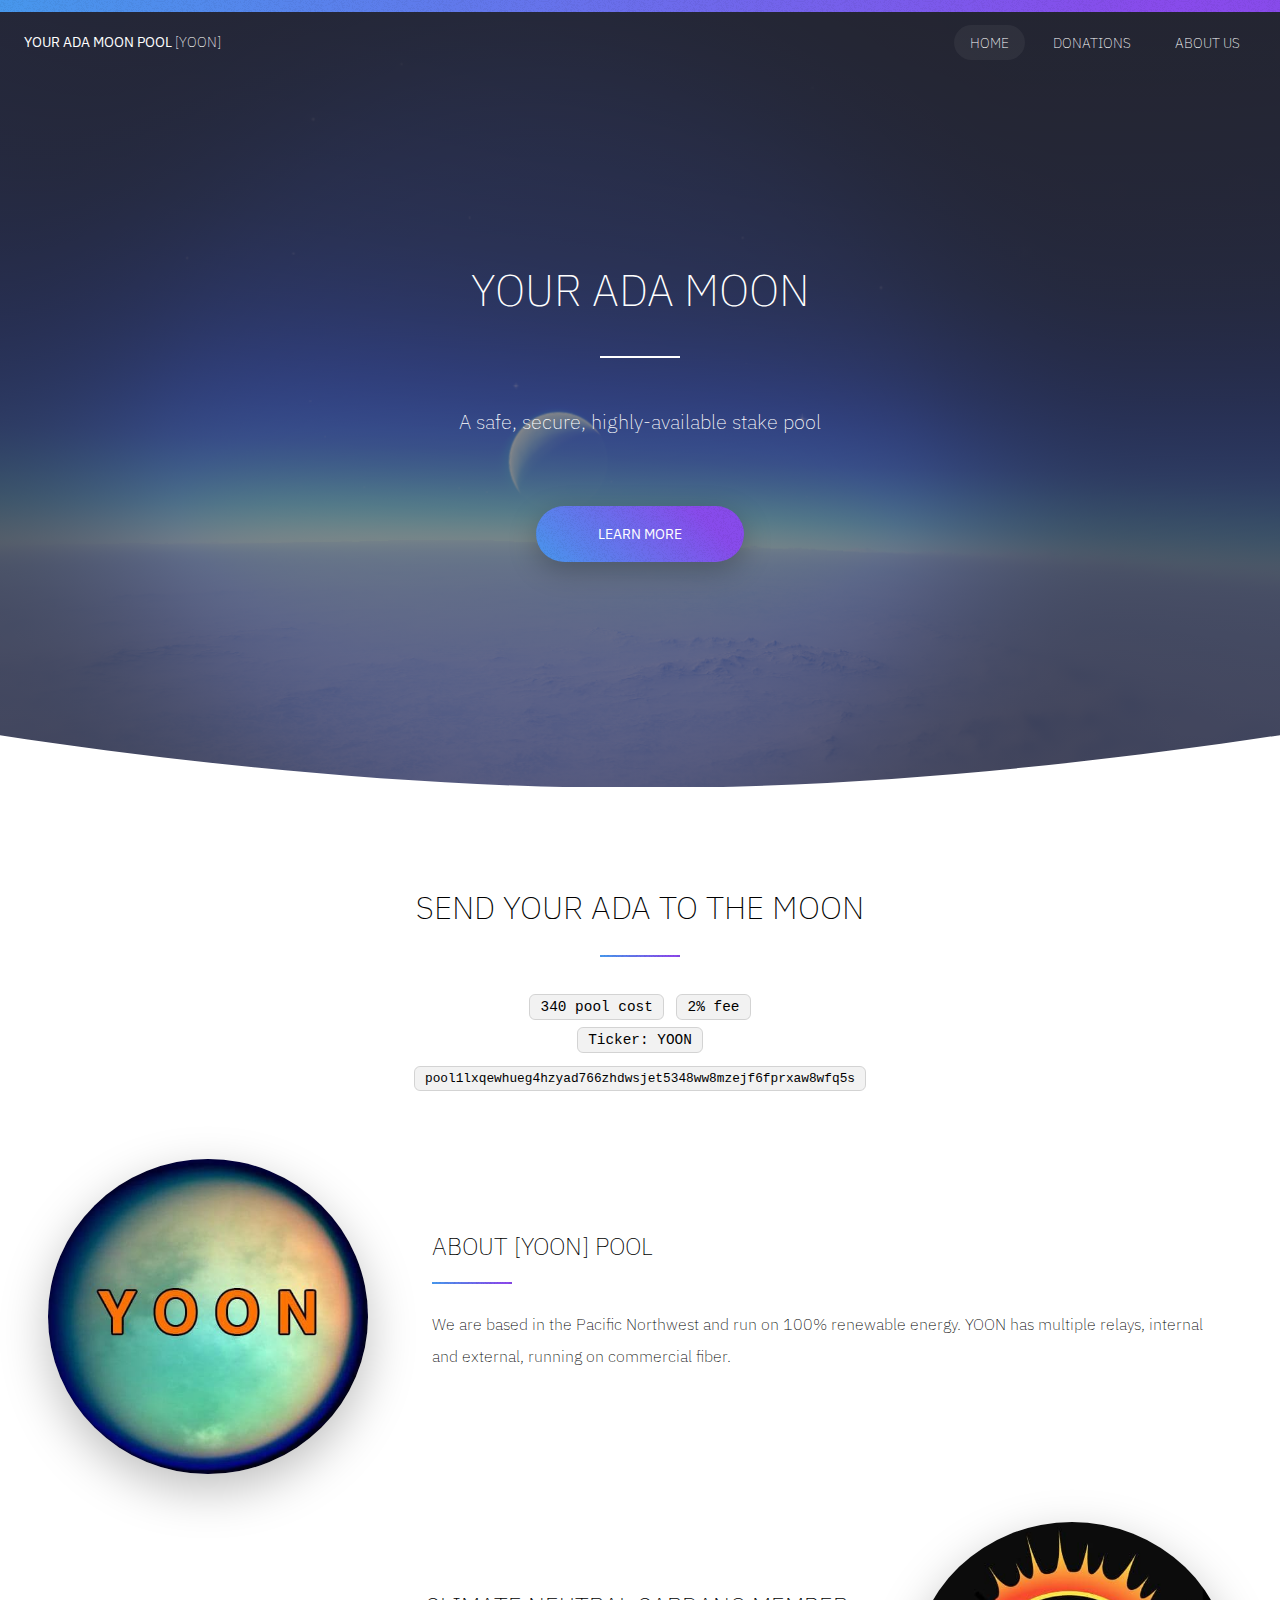
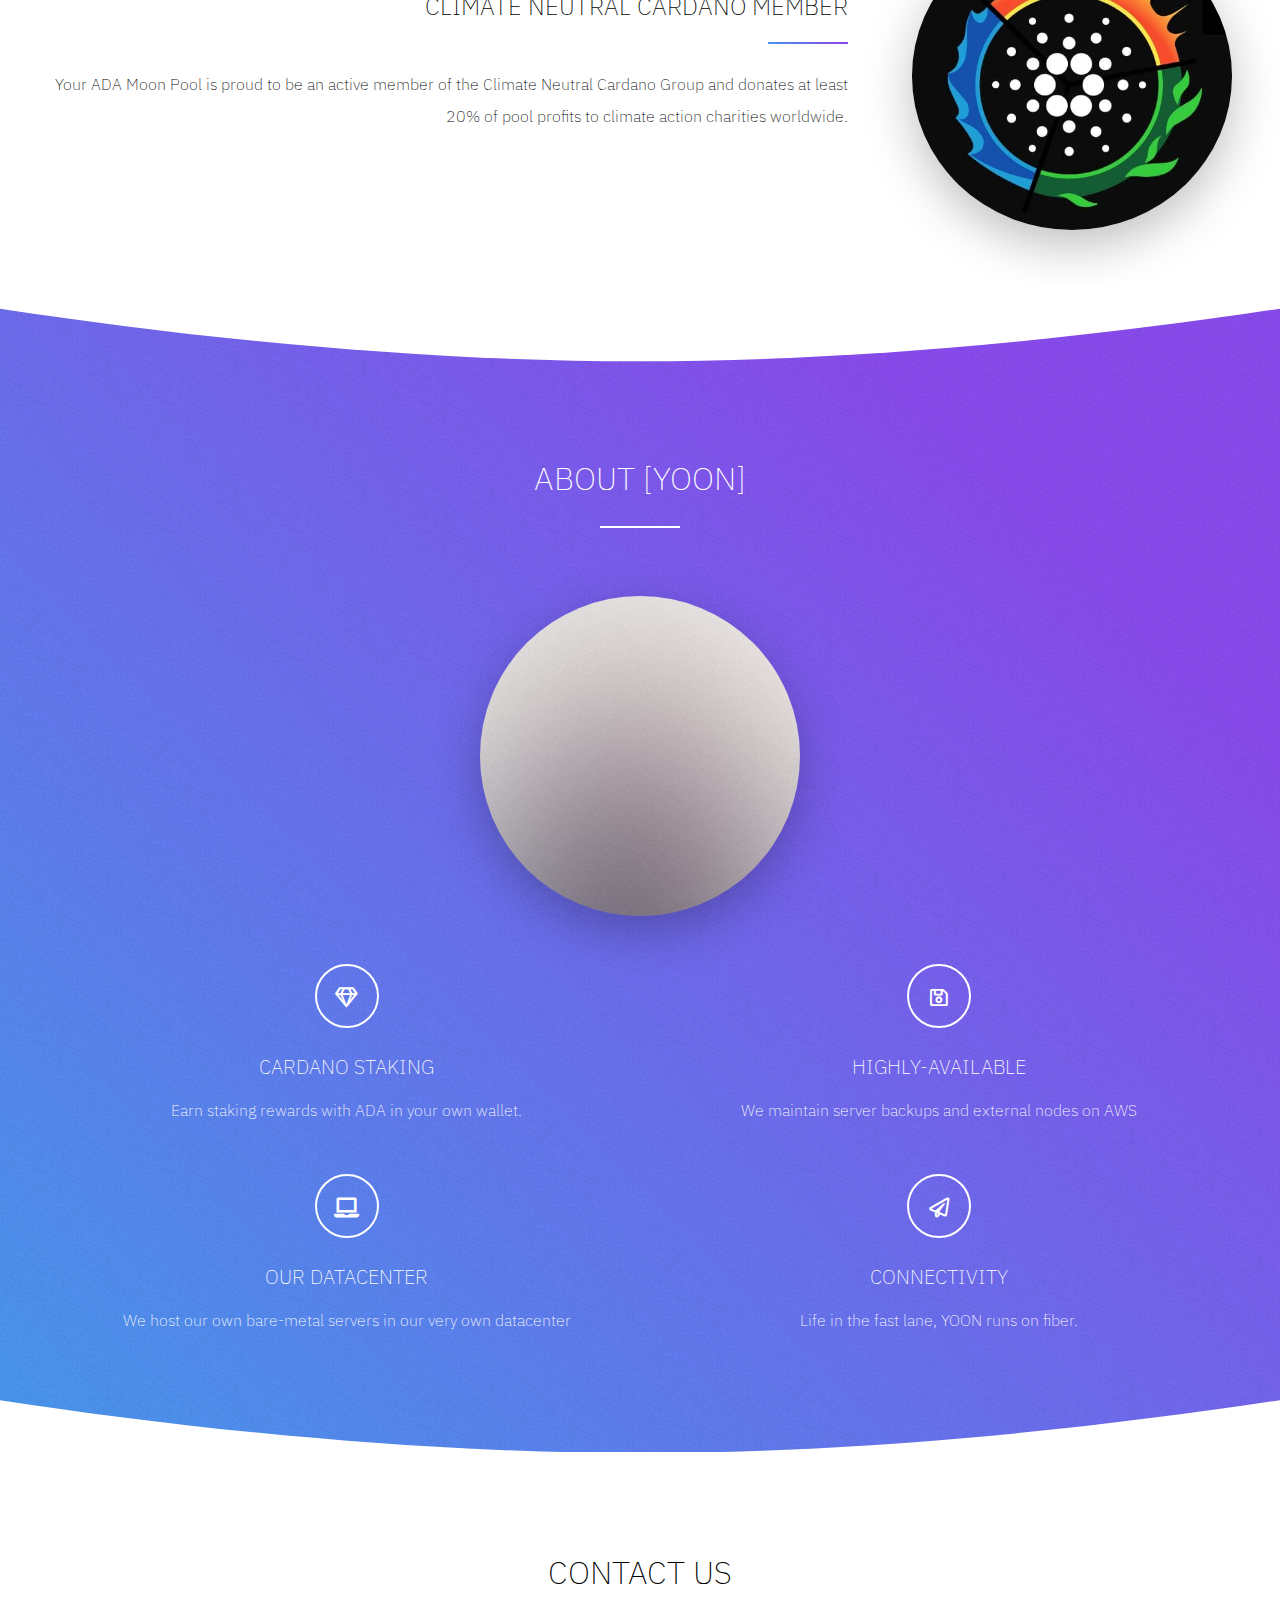
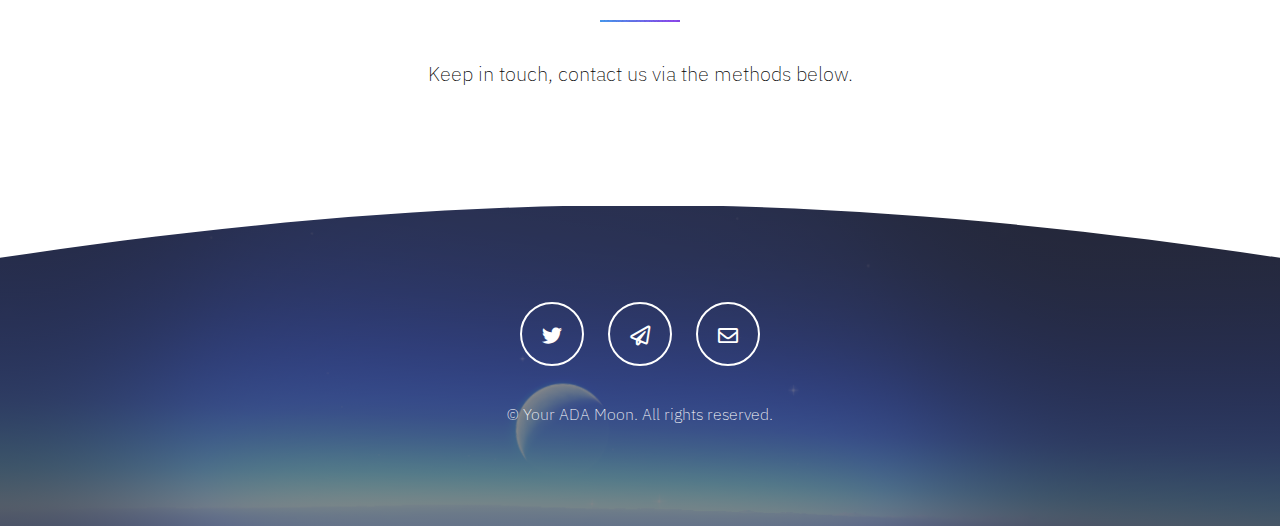
<file: index.html>
<!DOCTYPE HTML>
<!--
	Hyperbolic by Pixelarity
	pixelarity.com | hello@pixelarity.com
	License: pixelarity.com/license
-->
<html>
	<head>
		<title>YOON</title>
		<link rel="shortcut icon" type="image/jpg" href="images/favicon.png"/>
		<meta charset="utf-8" />
		<meta name="viewport" content="width=device-width, initial-scale=1, user-scalable=no" />
		<meta name="description" content="" />
		<meta name="keywords" content="" />
		<link rel="stylesheet" href="assets/css/main.css" />
	</head>
	<body class="is-preload">

		<!-- Wrapper -->
			<div id="wrapper">

				<!-- Header -->
					<section id="header" class="alt">

						<!-- Logo -->
							<a href="index.html" class="logo"><strong>Your ADA Moon Pool</strong> [YOON]</a>

						<!-- Nav -->
							<nav id="nav">
								<ul>
									<li class="current"><a href="index.html">Home</a></li>
									<li><a href="donations.html">Donations</a></li>
									<li><a href="aboutus.html">About Us</a></li>
								</ul>
							</nav>

					</section>

				<!-- Banner -->
					<section id="banner">
						<div class="content">
							<header class="major special">
								<h1>Your ADA Moon</h1>
								<p>A safe, secure, highly-available stake pool</p>
							</header>
							<ul class="actions special">
								<li><a href="#first" class="button primary wide scrolly">Learn More</a></li>
							</ul>
						</div>
					</section>

				<!-- Section -->
					<section class="wrapper style1" id="first">
						<div class="inner">
							<header class="major special">
								<h2>Send your ADA to the Moon</h2>
								<code>340 pool cost</code> <code>2% fee</code><br>
								<code>Ticker: YOON</code>
								<p><code style="font-size:1vw;">pool1lxqewhueg4hzyad766zhdwsjet5348ww8mzejf6fprxaw8wfq5s</code></p>


							</header>
							<div class="spotlights">
								<section>
									<div class="image"><img src="images/pic01.jpg" alt="" /></div>
									<div class="content">
										<header class="major">
											<h3>About [YOON] Pool</h3>
										</header>
										<p>We are based in the Pacific Northwest and run on 100% renewable energy.  YOON has multiple relays, internal and external, running on commercial fiber.</p>
									</div>
								</section>
								<section>
									<div class="image"><img src="images/pic02.jpg" alt="" /></div>
									<div class="content">
										<header class="major">
											<h3>Climate Neutral Cardano Member</h3>
										</header>
										<p>Your ADA Moon Pool is proud to be an active member of the Climate Neutral Cardano Group and donates at least 20% of pool profits to climate action charities worldwide.</p>
									</div>
								</section>
							</div>
						</div>
					</section>

				<!-- Section -->
					<section class="wrapper style2 alt">
						<div class="inner">
							<header class="major special">
								<h2>About [YOON]</h2>
								<p></p>
							</header>
							<div class="features">
								<ul>
									<li>
										<span class="icon alt major fa-gem"></span>
										<h3>Cardano Staking</h3>
										<p>Earn staking rewards with ADA in your own wallet.</p>
									</li>
									<li>
										<span class="icon alt major solid fa-laptop"></span>
										<h3>Our Datacenter</h3>
										<p>We host our own bare-metal servers in our very own datacenter</p>
									</li>
								</ul>
								<span class="image"><img src="images/pic03.jpg" alt="" /></span>
								<ul>
									<li>
										<span class="icon alt major fa-save"></span>
										<h3>Highly-Available</h3>
										<p>We maintain server backups and external nodes on AWS</p>
									</li>
									<li>
										<span class="icon alt major fa-paper-plane"></span>
										<h3>Connectivity</h3>
										<p>Life in the fast lane, YOON runs on fiber.</p>
									</li>
								</ul>
							</div>
						</div>
					</section>

				<!-- Section -->
					<section class="wrapper style1">
						<div class="inner">
							<header class="major special alt">
								<h2>Contact Us</h2>
								<p>Keep in touch, contact us via the methods below.</p>
							</header>
						</div>
					</section>

				<!-- Footer -->
					<section id="footer">
						<ul class="icons">
							<li><a href="https://twitter.com/youradamoon" class="icon alt brands fa-twitter"><span class="label">Twitter</span></a></li>
							<li><a href="https://t.me/Your_ADA_Moon" class="icon alt major fa-paper-plane"><span class="label">Telegram</span></a></li>
							<li><a href="#" class="icon alt fa-envelope"><span class="label">Email</span></a></li>
						</ul>
						<p class="copyright">
							&copy; Your ADA Moon. All rights reserved.
						</p>
					</section>

			</div>

		<!-- Scripts -->
			<script src="assets/js/jquery.min.js"></script>
			<script src="assets/js/jquery.dropotron.min.js"></script>
			<script src="assets/js/jquery.scrollex.min.js"></script>
			<script src="assets/js/jquery.scrolly.min.js"></script>
			<script src="assets/js/browser.min.js"></script>
			<script src="assets/js/breakpoints.min.js"></script>
			<script src="assets/js/util.js"></script>
			<script src="assets/js/main.js"></script>

	</body>
</html>
</file>
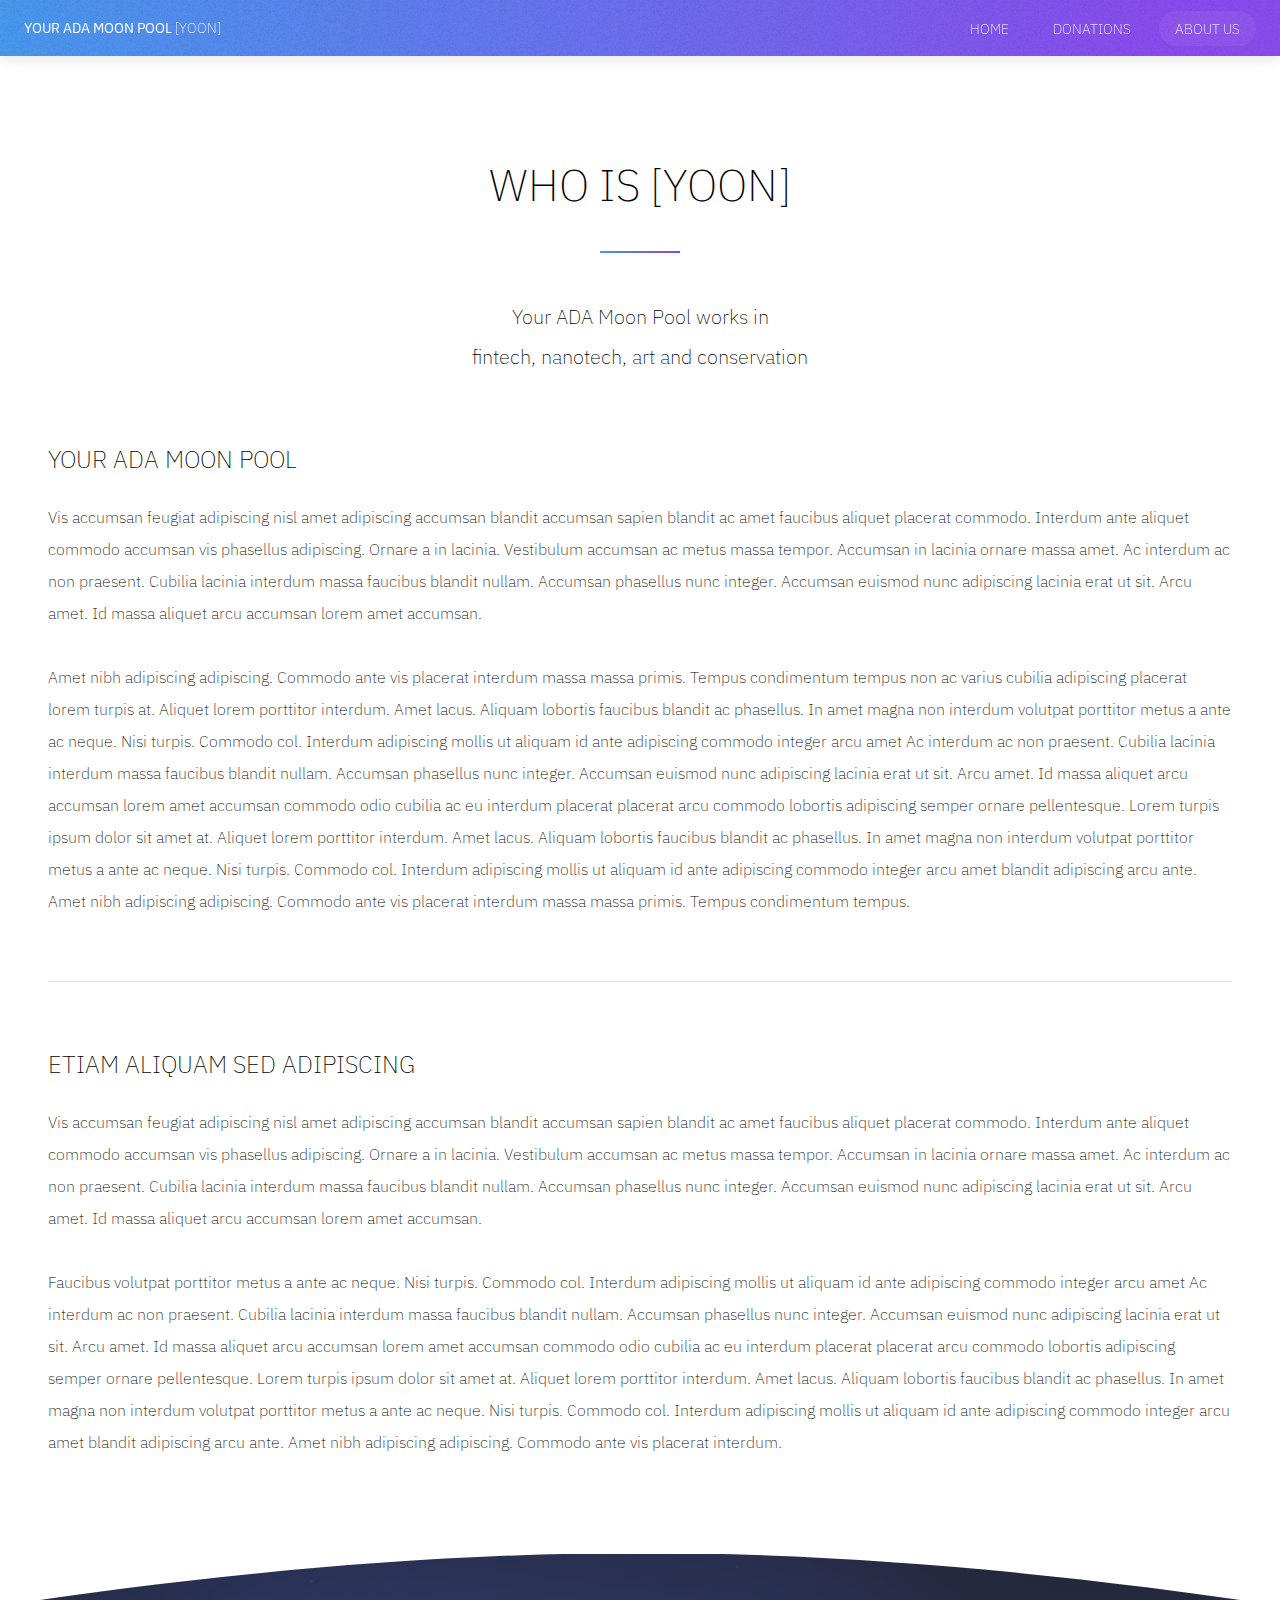
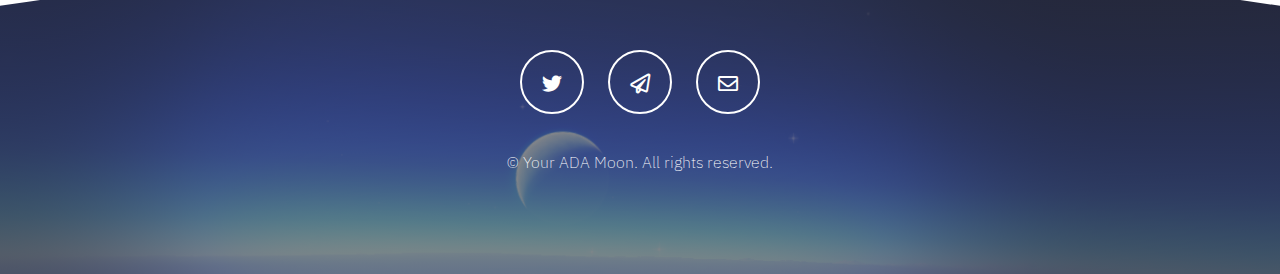
<file: aboutus.html>
<!DOCTYPE HTML>
<!--
	Hyperbolic by Pixelarity
	pixelarity.com | hello@pixelarity.com
	License: pixelarity.com/license
-->
<html>
	<head>
		<title>About Us</title>
		<link rel="shortcut icon" type="image/jpg" href="images/favicon.png"/>
		<meta charset="utf-8" />
		<meta name="viewport" content="width=device-width, initial-scale=1, user-scalable=no" />
		<meta name="description" content="" />
		<meta name="keywords" content="" />
		<link rel="stylesheet" href="assets/css/main.css" />
	</head>
	<body class="is-preload">

		<!-- Wrapper -->
			<div id="wrapper">

				<!-- Header -->
					<section id="header">

						<!-- Logo -->
							<a href="index.html" class="logo"><strong>Your ADA Moon Pool</strong> [YOON]</a>

						<!-- Nav -->
							<nav id="nav">
								<ul>
									<li><a href="index.html">Home</a></li>
									<li><a href="donations.html">Donations</a></li>
									<li class="current"><a href="aboutus.html">About Us</a></li>
								</ul>
							</nav>

					</section>

				<!-- Section -->
					<section class="wrapper style1">
						<div class="inner">
							<header class="major special">
								<h1>Who is [YOON]</h1>
								<p>Your ADA Moon Pool works in<br />
								fintech, nanotech, art and conservation</p>
							</header>
							<!-- <div class="image main"><img src="images/pic04.jpg" alt="" /></div> -->
							<h3>Your ADA Moon Pool</h3>
							<p>Vis accumsan feugiat adipiscing nisl amet adipiscing accumsan blandit accumsan sapien blandit ac amet faucibus aliquet placerat commodo. Interdum ante aliquet commodo accumsan vis phasellus adipiscing. Ornare a in lacinia. Vestibulum accumsan ac metus massa tempor. Accumsan in lacinia ornare massa amet. Ac interdum ac non praesent. Cubilia lacinia interdum massa faucibus blandit nullam. Accumsan phasellus nunc integer. Accumsan euismod nunc adipiscing lacinia erat ut sit. Arcu amet. Id massa aliquet arcu accumsan lorem amet accumsan.</p>
							<p>Amet nibh adipiscing adipiscing. Commodo ante vis placerat interdum massa massa primis. Tempus condimentum tempus non ac varius cubilia adipiscing placerat lorem turpis at. Aliquet lorem porttitor interdum. Amet lacus. Aliquam lobortis faucibus blandit ac phasellus. In amet magna non interdum volutpat porttitor metus a ante ac neque. Nisi turpis. Commodo col. Interdum adipiscing mollis ut aliquam id ante adipiscing commodo integer arcu amet Ac interdum ac non praesent. Cubilia lacinia interdum massa faucibus blandit nullam. Accumsan phasellus nunc integer. Accumsan euismod nunc adipiscing lacinia erat ut sit. Arcu amet. Id massa aliquet arcu accumsan lorem amet accumsan commodo odio cubilia ac eu interdum placerat placerat arcu commodo lobortis adipiscing semper ornare pellentesque. Lorem turpis ipsum dolor sit amet at. Aliquet lorem porttitor interdum. Amet lacus. Aliquam lobortis faucibus blandit ac phasellus. In amet magna non interdum volutpat porttitor metus a ante ac neque. Nisi turpis. Commodo col. Interdum adipiscing mollis ut aliquam id ante adipiscing commodo integer arcu amet blandit adipiscing arcu ante. Amet nibh adipiscing adipiscing. Commodo ante vis placerat interdum massa massa primis. Tempus condimentum tempus.</p>
							<hr class="major" />
							<h3>Etiam aliquam sed adipiscing</h3>
							<p>Vis accumsan feugiat adipiscing nisl amet adipiscing accumsan blandit accumsan sapien blandit ac amet faucibus aliquet placerat commodo. Interdum ante aliquet commodo accumsan vis phasellus adipiscing. Ornare a in lacinia. Vestibulum accumsan ac metus massa tempor. Accumsan in lacinia ornare massa amet. Ac interdum ac non praesent. Cubilia lacinia interdum massa faucibus blandit nullam. Accumsan phasellus nunc integer. Accumsan euismod nunc adipiscing lacinia erat ut sit. Arcu amet. Id massa aliquet arcu accumsan lorem amet accumsan.</p>
							<p>Faucibus volutpat porttitor metus a ante ac neque. Nisi turpis. Commodo col. Interdum adipiscing mollis ut aliquam id ante adipiscing commodo integer arcu amet Ac interdum ac non praesent. Cubilia lacinia interdum massa faucibus blandit nullam. Accumsan phasellus nunc integer. Accumsan euismod nunc adipiscing lacinia erat ut sit. Arcu amet. Id massa aliquet arcu accumsan lorem amet accumsan commodo odio cubilia ac eu interdum placerat placerat arcu commodo lobortis adipiscing semper ornare pellentesque. Lorem turpis ipsum dolor sit amet at. Aliquet lorem porttitor interdum. Amet lacus. Aliquam lobortis faucibus blandit ac phasellus. In amet magna non interdum volutpat porttitor metus a ante ac neque. Nisi turpis. Commodo col. Interdum adipiscing mollis ut aliquam id ante adipiscing commodo integer arcu amet blandit adipiscing arcu ante. Amet nibh adipiscing adipiscing. Commodo ante vis placerat interdum.</p>
						</div>
					</section>

				<!-- Footer -->
					<section id="footer">
						<ul class="icons">
							<li><a href="https://twitter.com/youradamoon" class="icon alt brands fa-twitter"><span class="label">Twitter</span></a></li>
							<li><a href="https://t.me/Your_ADA_Moon" class="icon alt major fa-paper-plane"><span class="label">Telegram</span></a></li>
							<li><a href="#" class="icon alt fa-envelope"><span class="label">Email</span></a></li>
						</ul>
						<p class="copyright">
							&copy; Your ADA Moon. All rights reserved.
						</p>
					</section>

			</div>

		<!-- Scripts -->
			<script src="assets/js/jquery.min.js"></script>
			<script src="assets/js/jquery.dropotron.min.js"></script>
			<script src="assets/js/jquery.scrollex.min.js"></script>
			<script src="assets/js/jquery.scrolly.min.js"></script>
			<script src="assets/js/browser.min.js"></script>
			<script src="assets/js/breakpoints.min.js"></script>
			<script src="assets/js/util.js"></script>
			<script src="assets/js/main.js"></script>

	</body>
</html>
</file>
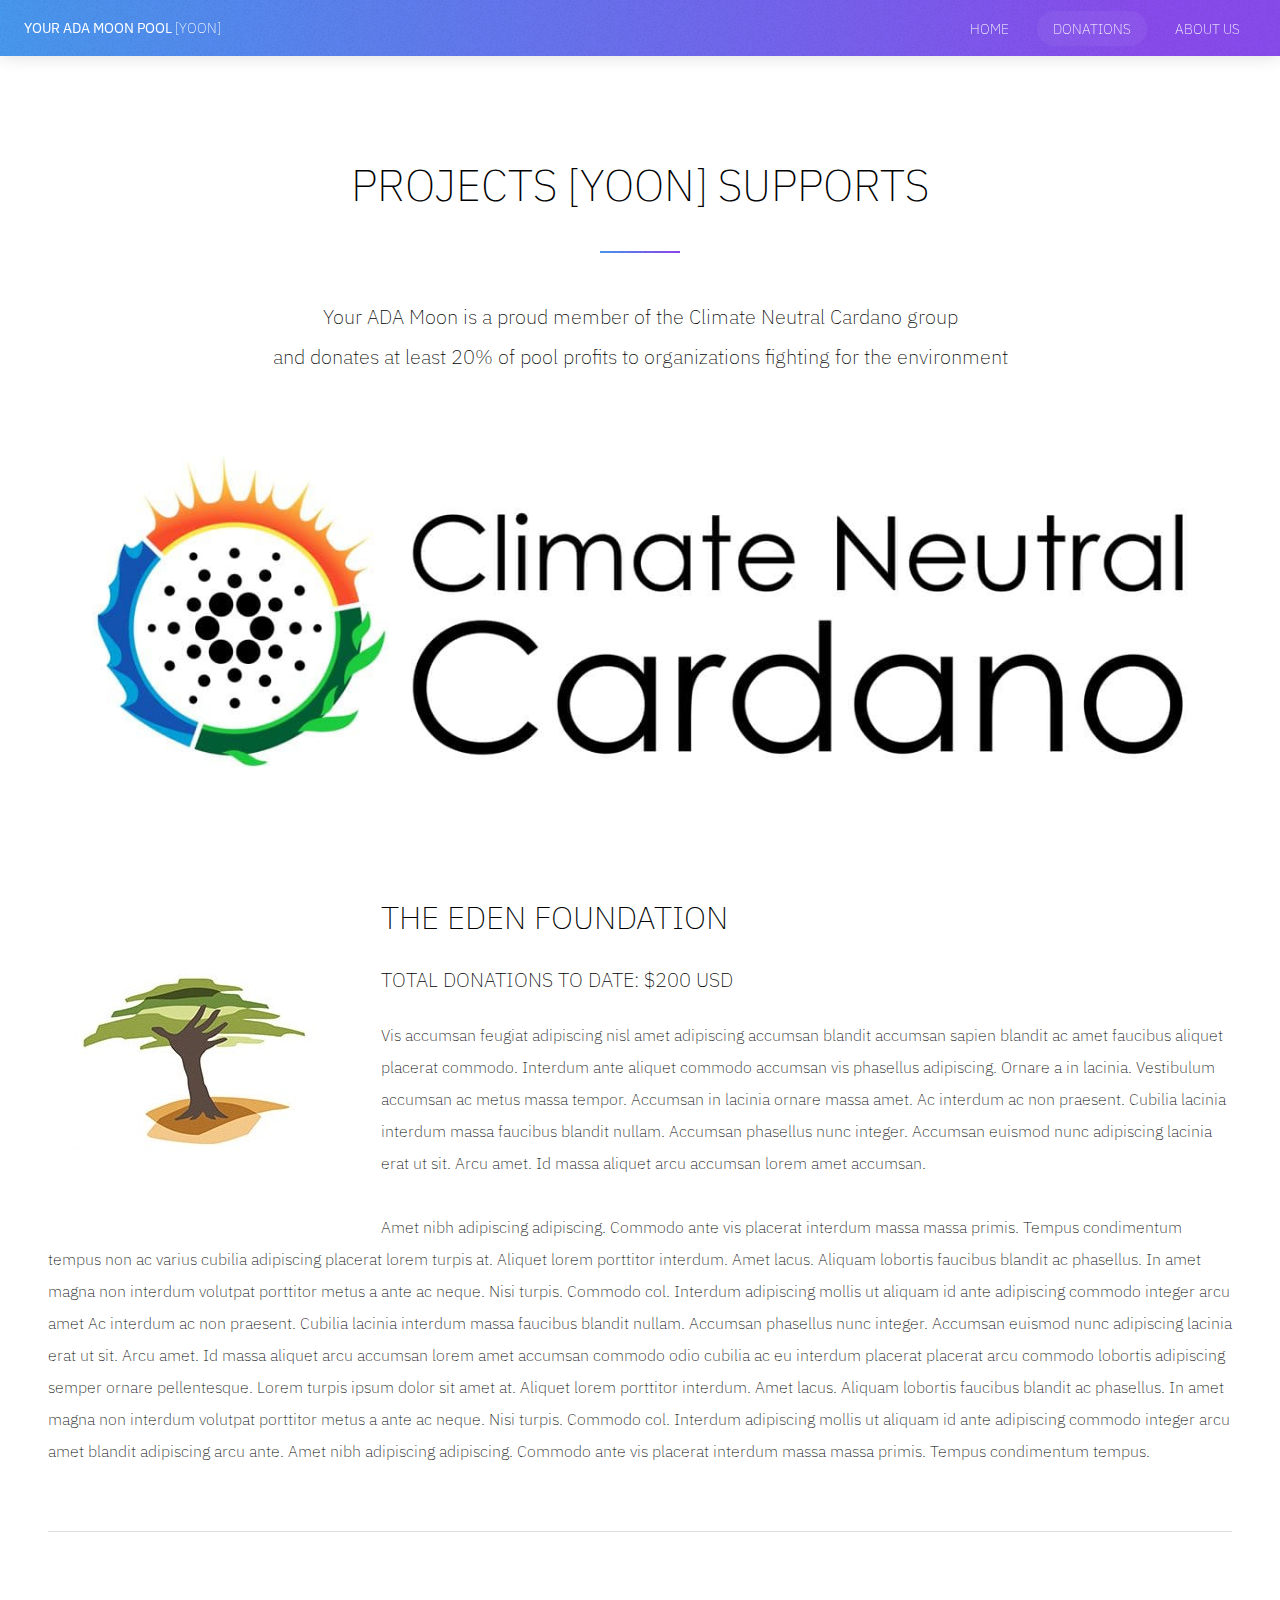
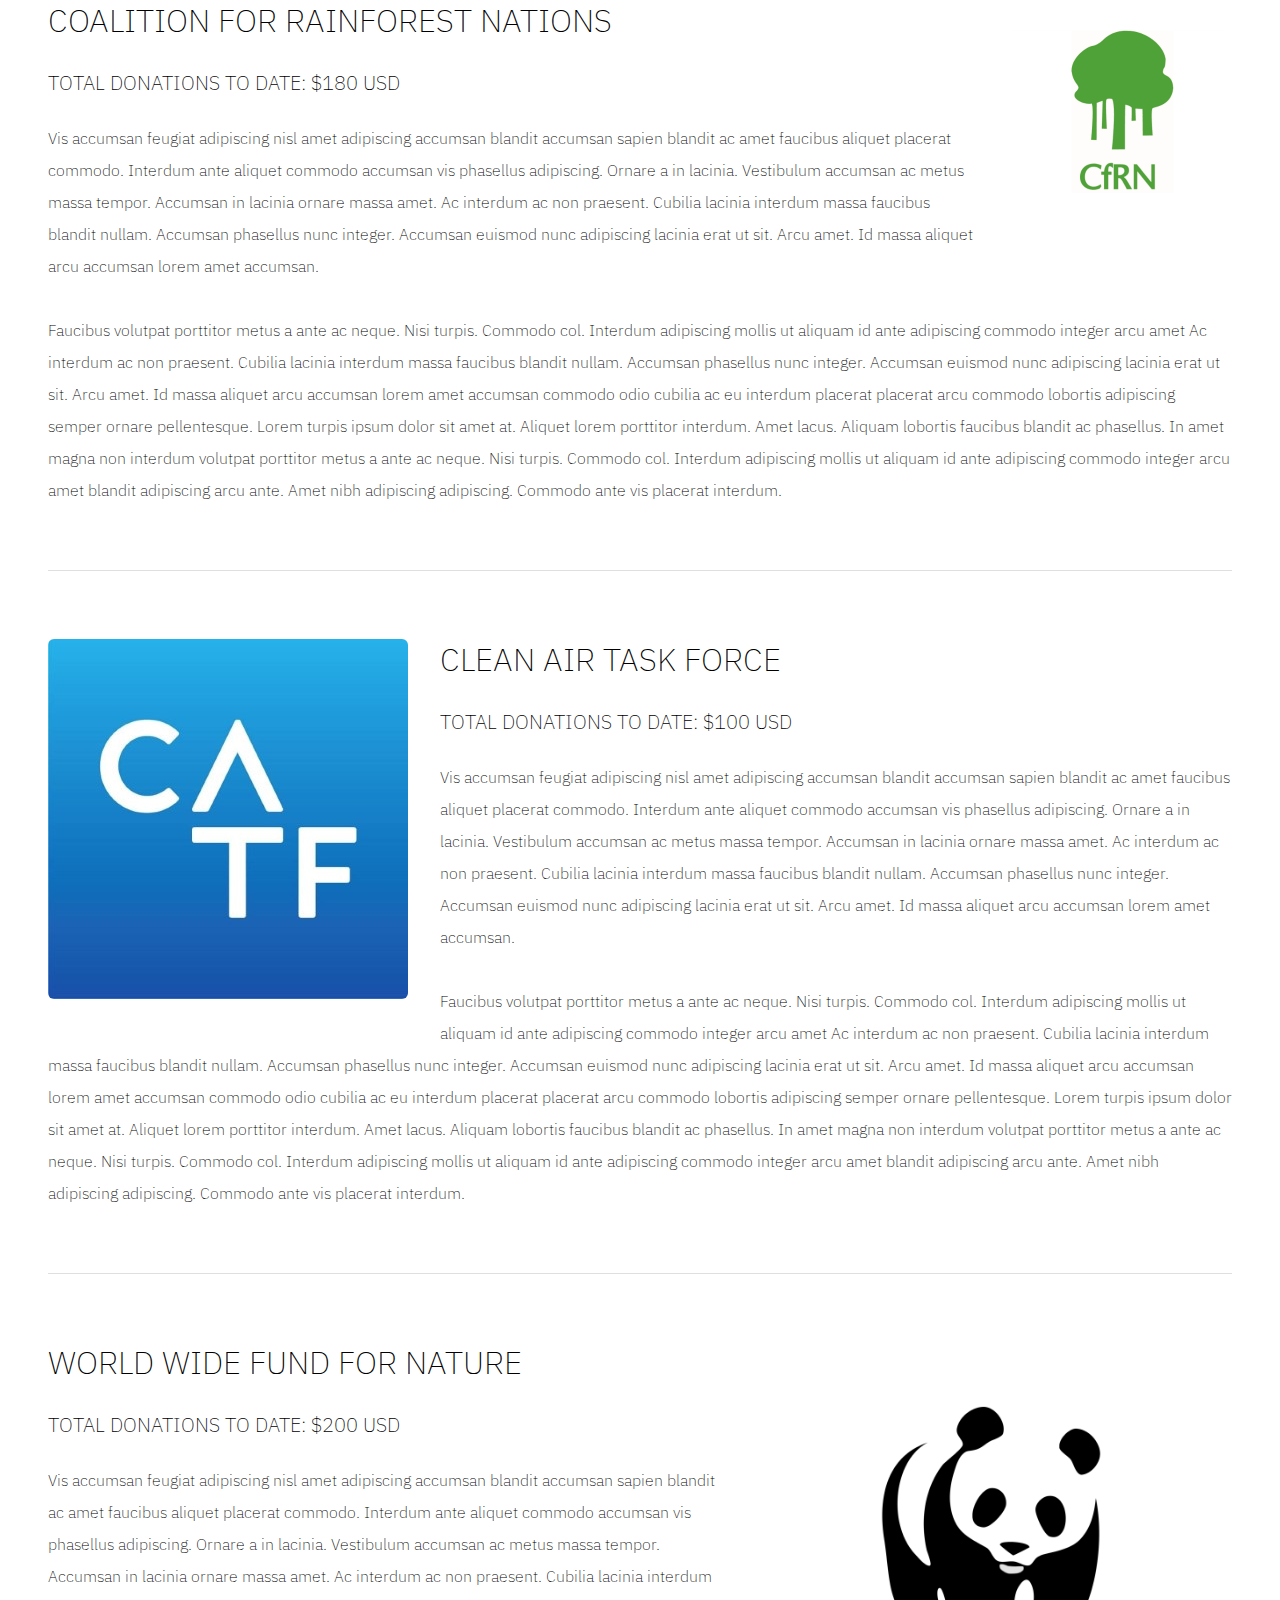
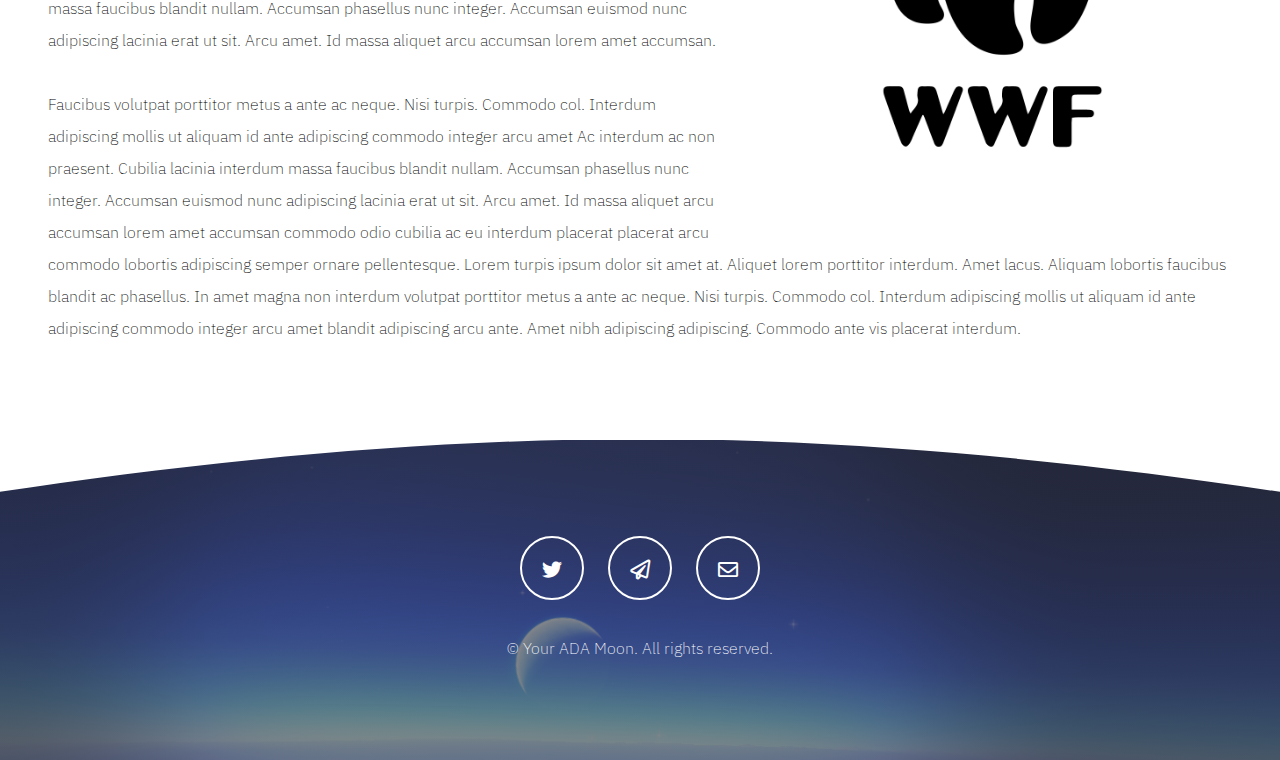
<file: donations.html>
<!DOCTYPE HTML>
<!--
	Hyperbolic by Pixelarity
	pixelarity.com | hello@pixelarity.com
	License: pixelarity.com/license
-->
<html>
	<head>
		<title>Donations</title>
		<link rel="shortcut icon" type="image/jpg" href="images/favicon.png"/>
		<meta charset="utf-8" />
		<meta name="viewport" content="width=device-width, initial-scale=1, user-scalable=no" />
		<meta name="description" content="" />
		<meta name="keywords" content="" />
		<link rel="stylesheet" href="assets/css/main.css" />
	</head>
	<body class="is-preload">

		<!-- Wrapper -->
			<div id="wrapper">

				<!-- Header -->
					<section id="header">

						<!-- Logo -->
							<a href="index.html" class="logo"><strong>Your ADA Moon Pool</strong> [YOON]</a>

						<!-- Nav -->
							<nav id="nav">
								<ul>
									<li><a href="index.html">Home</a></li>				
									<li class="current"><a href="donations.html">Donations</a></li>
									<li><a href="aboutus.html">About Us</a></li>
								</ul>
							</nav>

					</section>

				<!-- Section -->
					<section class="wrapper style1">
						<div class="inner">
							<header class="major special">
								<h1>Projects [YOON] Supports</h1>
								<p>Your ADA Moon is a proud member of the Climate Neutral Cardano group<br />
								and donates at least 20% of pool profits to organizations fighting for the environment</p>
							</header>
							<div class="image main"><img src="images/pic04.jpg" alt="" /></div>
							<div class="image left"><img src="images/eden.jpg" alt="" /></div>
							<h2>The Eden Foundation</h2>
							<h4>Total donations to date: $200 USD</h4>
							<p>Vis accumsan feugiat adipiscing nisl amet adipiscing accumsan blandit accumsan sapien blandit ac amet faucibus aliquet placerat commodo. Interdum ante aliquet commodo accumsan vis phasellus adipiscing. Ornare a in lacinia. Vestibulum accumsan ac metus massa tempor. Accumsan in lacinia ornare massa amet. Ac interdum ac non praesent. Cubilia lacinia interdum massa faucibus blandit nullam. Accumsan phasellus nunc integer. Accumsan euismod nunc adipiscing lacinia erat ut sit. Arcu amet. Id massa aliquet arcu accumsan lorem amet accumsan.</p>
							<p>Amet nibh adipiscing adipiscing. Commodo ante vis placerat interdum massa massa primis. Tempus condimentum tempus non ac varius cubilia adipiscing placerat lorem turpis at. Aliquet lorem porttitor interdum. Amet lacus. Aliquam lobortis faucibus blandit ac phasellus. In amet magna non interdum volutpat porttitor metus a ante ac neque. Nisi turpis. Commodo col. Interdum adipiscing mollis ut aliquam id ante adipiscing commodo integer arcu amet Ac interdum ac non praesent. Cubilia lacinia interdum massa faucibus blandit nullam. Accumsan phasellus nunc integer. Accumsan euismod nunc adipiscing lacinia erat ut sit. Arcu amet. Id massa aliquet arcu accumsan lorem amet accumsan commodo odio cubilia ac eu interdum placerat placerat arcu commodo lobortis adipiscing semper ornare pellentesque. Lorem turpis ipsum dolor sit amet at. Aliquet lorem porttitor interdum. Amet lacus. Aliquam lobortis faucibus blandit ac phasellus. In amet magna non interdum volutpat porttitor metus a ante ac neque. Nisi turpis. Commodo col. Interdum adipiscing mollis ut aliquam id ante adipiscing commodo integer arcu amet blandit adipiscing arcu ante. Amet nibh adipiscing adipiscing. Commodo ante vis placerat interdum massa massa primis. Tempus condimentum tempus.</p>
							<hr class="major" />
							<div class="image right"><img src="images/cfrn.png" alt="" /></div>
							<h2>Coalition for Rainforest Nations </h2>
							<h4>Total donations to date: $180 USD</h4>
							<p>Vis accumsan feugiat adipiscing nisl amet adipiscing accumsan blandit accumsan sapien blandit ac amet faucibus aliquet placerat commodo. Interdum ante aliquet commodo accumsan vis phasellus adipiscing. Ornare a in lacinia. Vestibulum accumsan ac metus massa tempor. Accumsan in lacinia ornare massa amet. Ac interdum ac non praesent. Cubilia lacinia interdum massa faucibus blandit nullam. Accumsan phasellus nunc integer. Accumsan euismod nunc adipiscing lacinia erat ut sit. Arcu amet. Id massa aliquet arcu accumsan lorem amet accumsan.</p>
							<p>Faucibus volutpat porttitor metus a ante ac neque. Nisi turpis. Commodo col. Interdum adipiscing mollis ut aliquam id ante adipiscing commodo integer arcu amet Ac interdum ac non praesent. Cubilia lacinia interdum massa faucibus blandit nullam. Accumsan phasellus nunc integer. Accumsan euismod nunc adipiscing lacinia erat ut sit. Arcu amet. Id massa aliquet arcu accumsan lorem amet accumsan commodo odio cubilia ac eu interdum placerat placerat arcu commodo lobortis adipiscing semper ornare pellentesque. Lorem turpis ipsum dolor sit amet at. Aliquet lorem porttitor interdum. Amet lacus. Aliquam lobortis faucibus blandit ac phasellus. In amet magna non interdum volutpat porttitor metus a ante ac neque. Nisi turpis. Commodo col. Interdum adipiscing mollis ut aliquam id ante adipiscing commodo integer arcu amet blandit adipiscing arcu ante. Amet nibh adipiscing adipiscing. Commodo ante vis placerat interdum.</p>
							<hr class="major" />
							<div class="image left"><img src="images/catf.jpg" alt="" /></div>
							<h2>Clean Air Task Force</h2>
							<h4>Total donations to date: $100 USD</h4>
							<p>Vis accumsan feugiat adipiscing nisl amet adipiscing accumsan blandit accumsan sapien blandit ac amet faucibus aliquet placerat commodo. Interdum ante aliquet commodo accumsan vis phasellus adipiscing. Ornare a in lacinia. Vestibulum accumsan ac metus massa tempor. Accumsan in lacinia ornare massa amet. Ac interdum ac non praesent. Cubilia lacinia interdum massa faucibus blandit nullam. Accumsan phasellus nunc integer. Accumsan euismod nunc adipiscing lacinia erat ut sit. Arcu amet. Id massa aliquet arcu accumsan lorem amet accumsan.</p>
							<p>Faucibus volutpat porttitor metus a ante ac neque. Nisi turpis. Commodo col. Interdum adipiscing mollis ut aliquam id ante adipiscing commodo integer arcu amet Ac interdum ac non praesent. Cubilia lacinia interdum massa faucibus blandit nullam. Accumsan phasellus nunc integer. Accumsan euismod nunc adipiscing lacinia erat ut sit. Arcu amet. Id massa aliquet arcu accumsan lorem amet accumsan commodo odio cubilia ac eu interdum placerat placerat arcu commodo lobortis adipiscing semper ornare pellentesque. Lorem turpis ipsum dolor sit amet at. Aliquet lorem porttitor interdum. Amet lacus. Aliquam lobortis faucibus blandit ac phasellus. In amet magna non interdum volutpat porttitor metus a ante ac neque. Nisi turpis. Commodo col. Interdum adipiscing mollis ut aliquam id ante adipiscing commodo integer arcu amet blandit adipiscing arcu ante. Amet nibh adipiscing adipiscing. Commodo ante vis placerat interdum.</p>
							<hr class="major" />
							<div class="image right"><img src="images/WWF.gif" alt="" /></div>
							<h2>World Wide Fund for Nature</h2>
							<h4>Total donations to date: $200 USD</h4>
							<p>Vis accumsan feugiat adipiscing nisl amet adipiscing accumsan blandit accumsan sapien blandit ac amet faucibus aliquet placerat commodo. Interdum ante aliquet commodo accumsan vis phasellus adipiscing. Ornare a in lacinia. Vestibulum accumsan ac metus massa tempor. Accumsan in lacinia ornare massa amet. Ac interdum ac non praesent. Cubilia lacinia interdum massa faucibus blandit nullam. Accumsan phasellus nunc integer. Accumsan euismod nunc adipiscing lacinia erat ut sit. Arcu amet. Id massa aliquet arcu accumsan lorem amet accumsan.</p>
							<p>Faucibus volutpat porttitor metus a ante ac neque. Nisi turpis. Commodo col. Interdum adipiscing mollis ut aliquam id ante adipiscing commodo integer arcu amet Ac interdum ac non praesent. Cubilia lacinia interdum massa faucibus blandit nullam. Accumsan phasellus nunc integer. Accumsan euismod nunc adipiscing lacinia erat ut sit. Arcu amet. Id massa aliquet arcu accumsan lorem amet accumsan commodo odio cubilia ac eu interdum placerat placerat arcu commodo lobortis adipiscing semper ornare pellentesque. Lorem turpis ipsum dolor sit amet at. Aliquet lorem porttitor interdum. Amet lacus. Aliquam lobortis faucibus blandit ac phasellus. In amet magna non interdum volutpat porttitor metus a ante ac neque. Nisi turpis. Commodo col. Interdum adipiscing mollis ut aliquam id ante adipiscing commodo integer arcu amet blandit adipiscing arcu ante. Amet nibh adipiscing adipiscing. Commodo ante vis placerat interdum.</p>
						</div>
					</section>

				<!-- Footer -->
					<section id="footer">
						<ul class="icons">
							<li><a href="https://twitter.com/youradamoon" class="icon alt brands fa-twitter"><span class="label">Twitter</span></a></li>
							<li><a href="https://t.me/Your_ADA_Moon" class="icon alt major fa-paper-plane"><span class="label">Telegram</span></a></li>
							<li><a href="#" class="icon alt fa-envelope"><span class="label">Email</span></a></li>
						</ul>
						<p class="copyright">
							&copy; Your ADA Moon. All rights reserved.
						</p>
					</section>

			</div>

		<!-- Scripts -->
			<script src="assets/js/jquery.min.js"></script>
			<script src="assets/js/jquery.dropotron.min.js"></script>
			<script src="assets/js/jquery.scrollex.min.js"></script>
			<script src="assets/js/jquery.scrolly.min.js"></script>
			<script src="assets/js/browser.min.js"></script>
			<script src="assets/js/breakpoints.min.js"></script>
			<script src="assets/js/util.js"></script>
			<script src="assets/js/main.js"></script>

	</body>
</html>
</file>
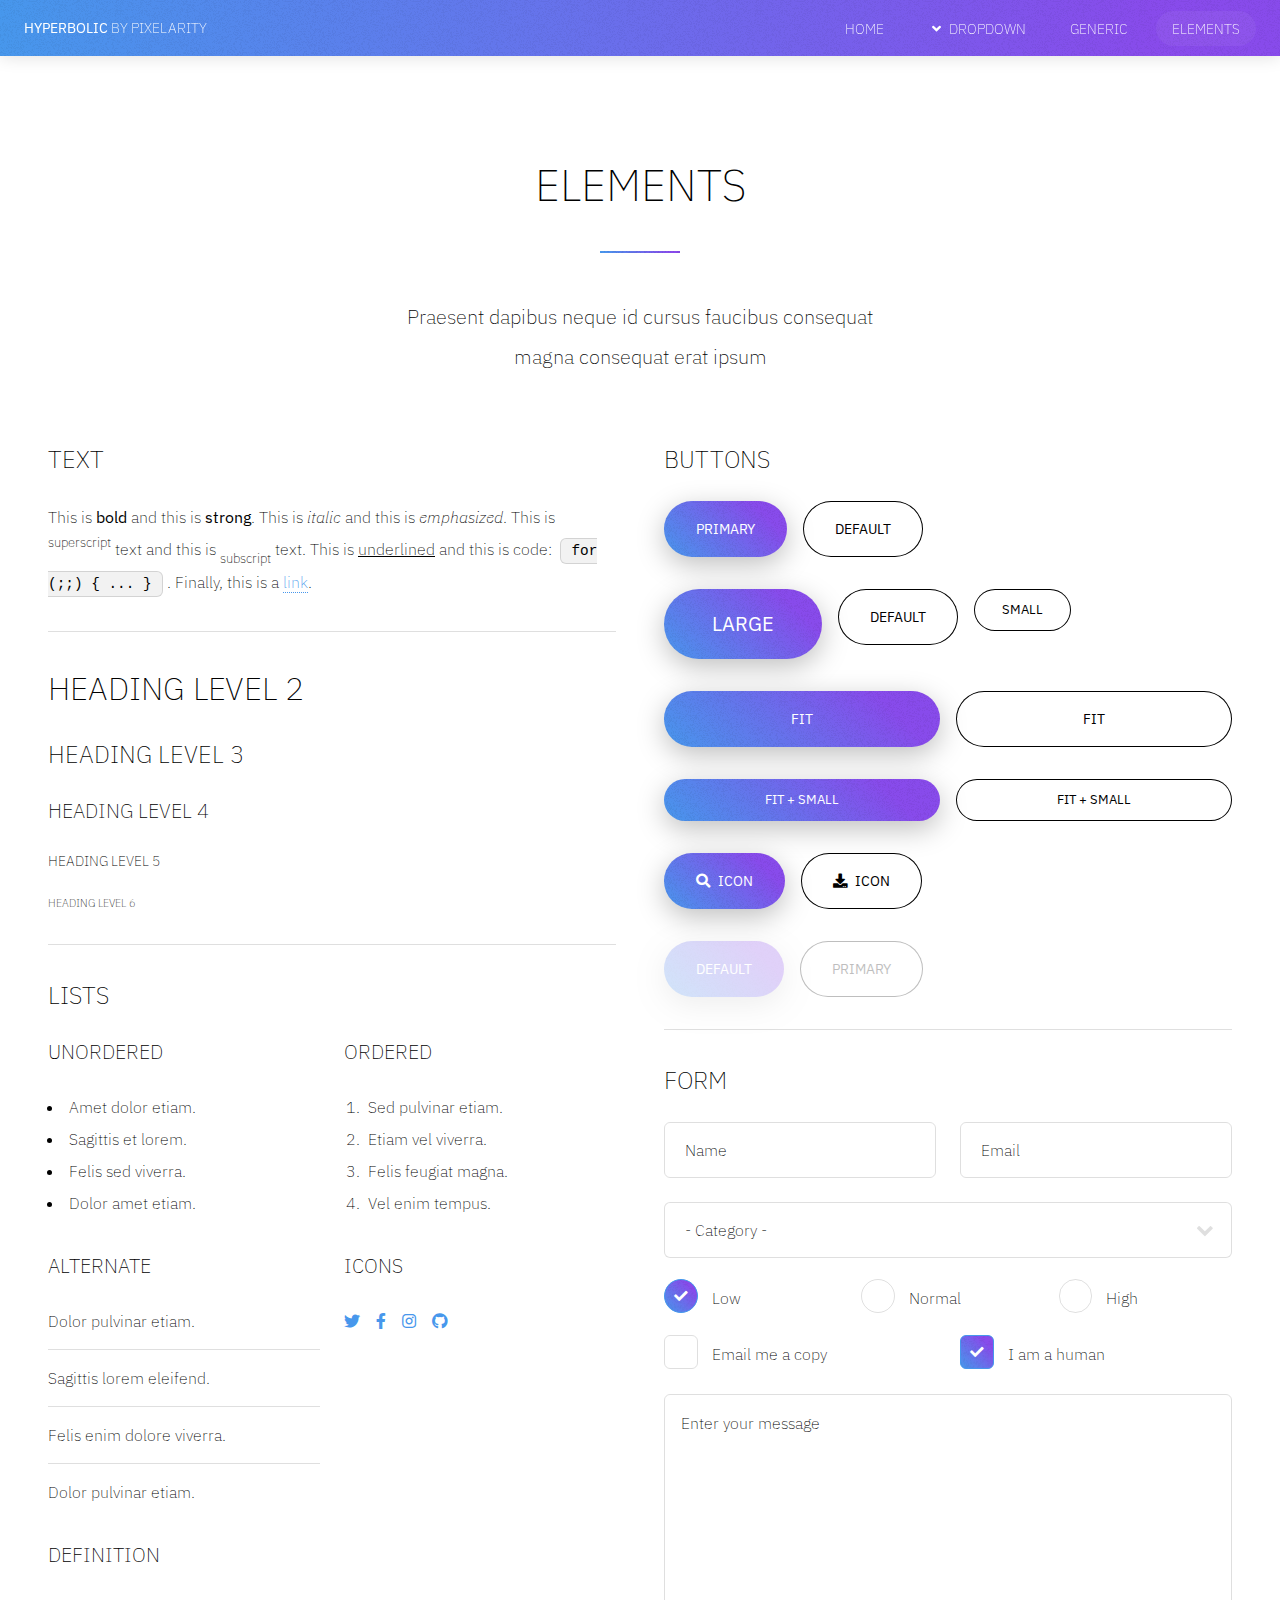
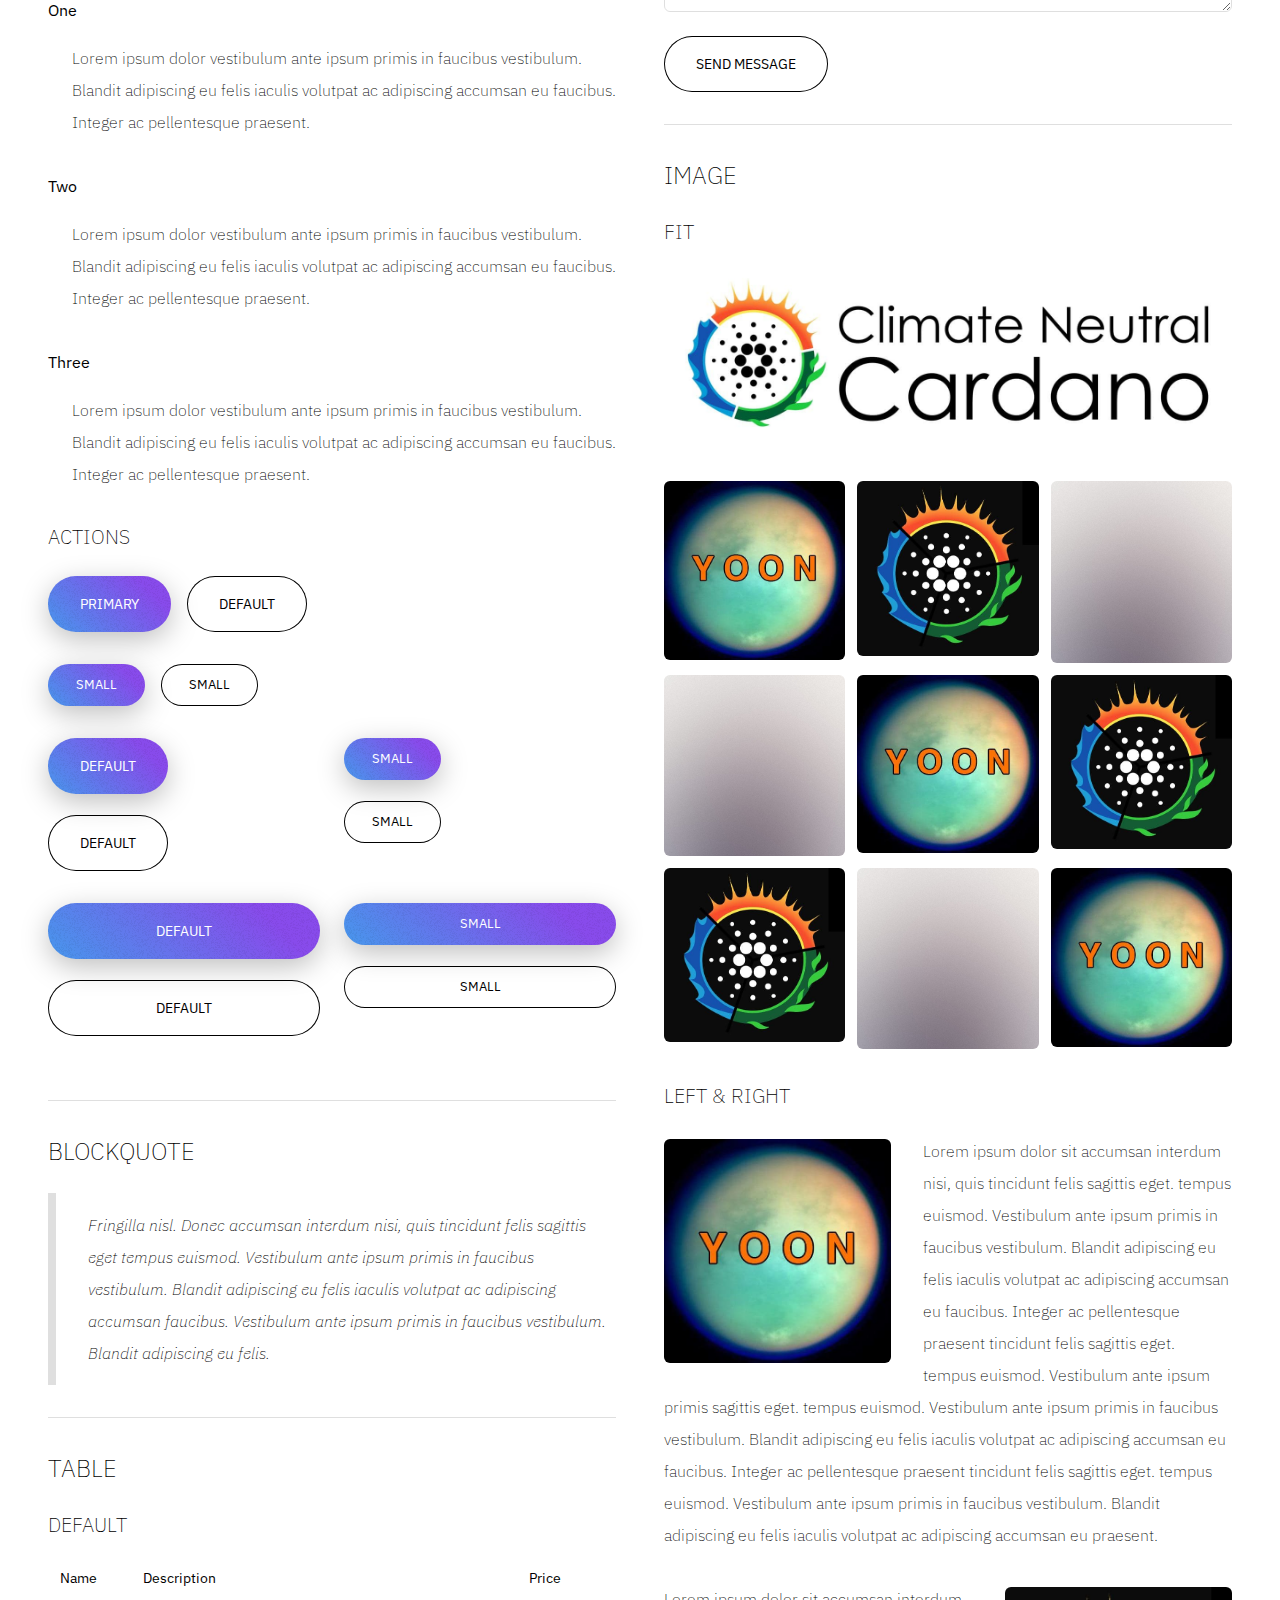
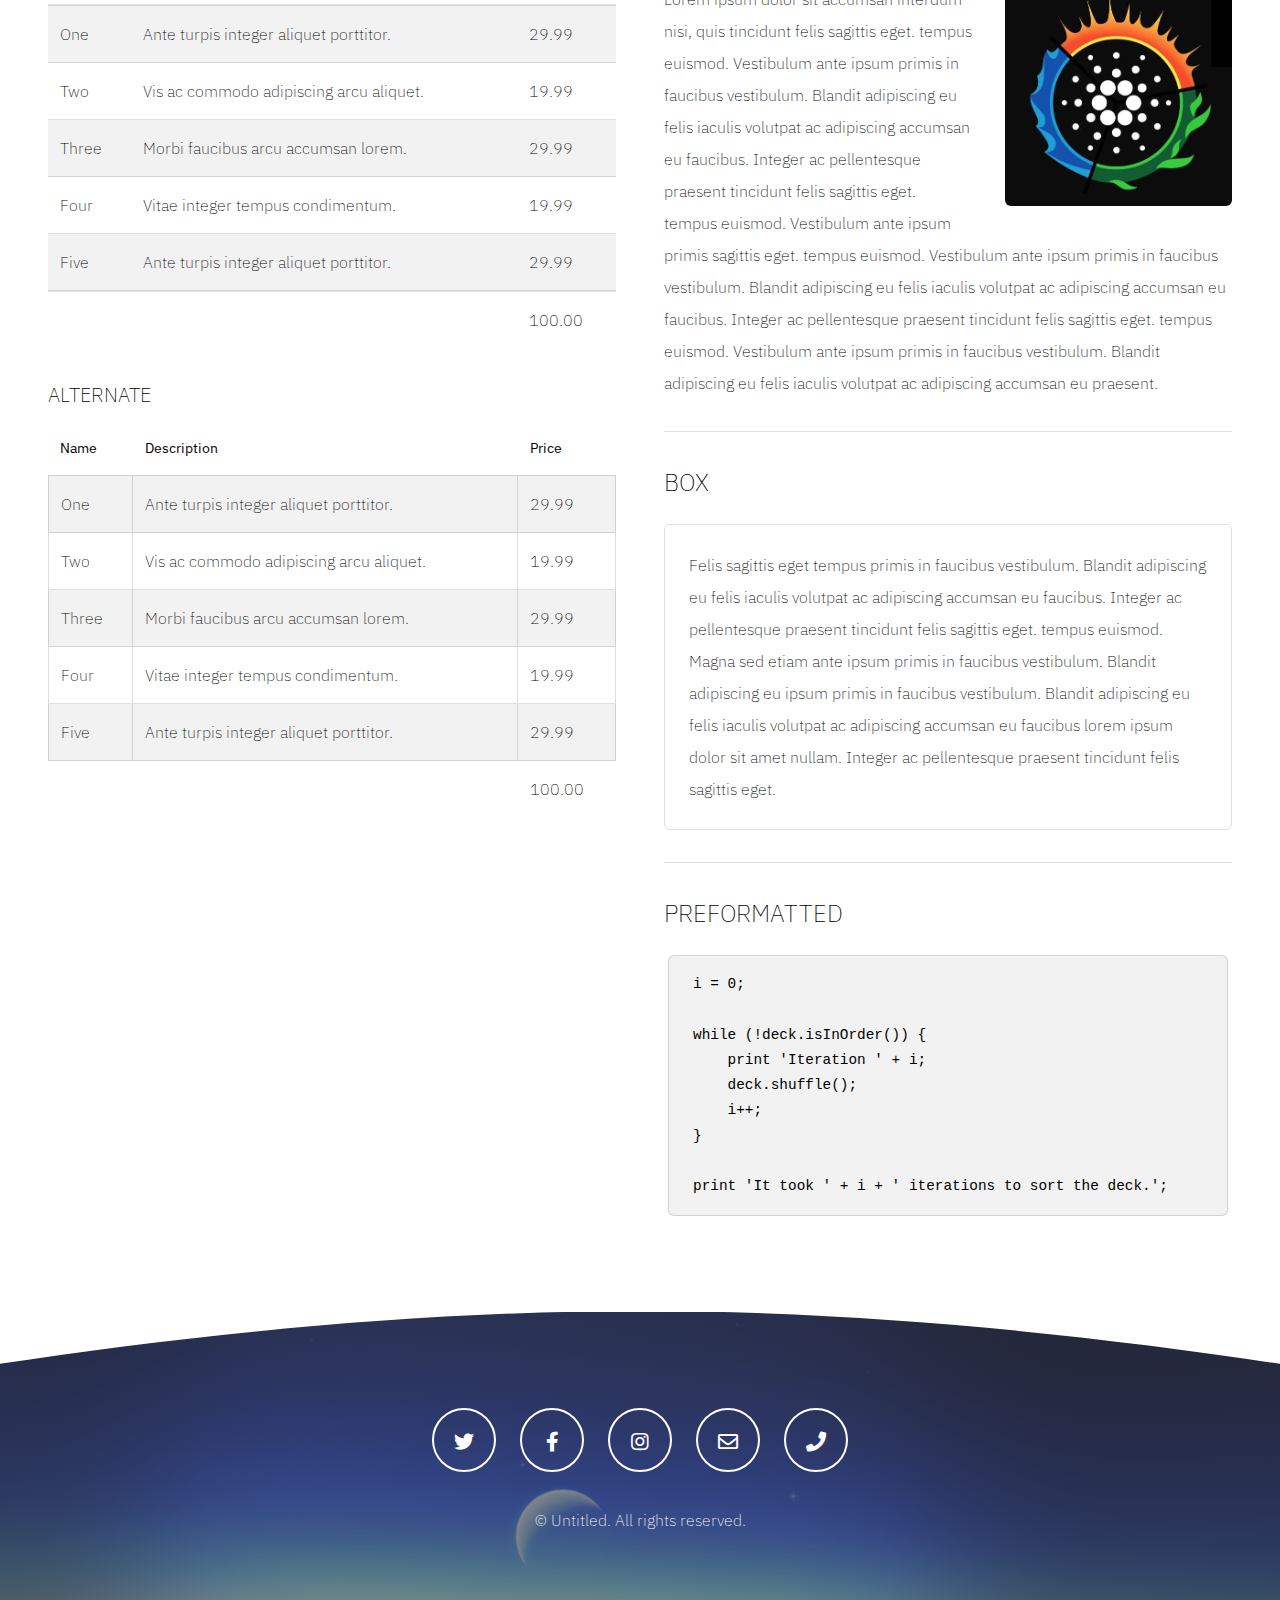
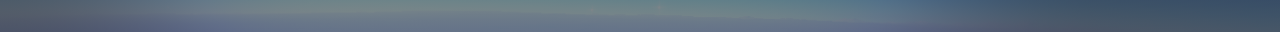
<file: elements.html>
<!DOCTYPE HTML>
<!--
	Hyperbolic by Pixelarity
	pixelarity.com | hello@pixelarity.com
	License: pixelarity.com/license
-->
<html>
	<head>
		<title>Untitled</title>
		<meta charset="utf-8" />
		<meta name="viewport" content="width=device-width, initial-scale=1, user-scalable=no" />
		<meta name="description" content="" />
		<meta name="keywords" content="" />
		<link rel="stylesheet" href="assets/css/main.css" />
	</head>
	<body class="is-preload">

		<!-- Wrapper -->
			<div id="wrapper">

				<!-- Header -->
					<section id="header">

						<!-- Logo -->
							<a href="index.html" class="logo"><strong>Hyperbolic</strong> by Pixelarity</a>

						<!-- Nav -->
							<nav id="nav">
								<ul>
									<li><a href="index.html">Home</a></li>
									<li>
										<a href="#" class="icon solid fa-angle-down">Dropdown</a>
										<ul>
											<li><a href="#">Option One</a></li>
											<li><a href="#">Option Two</a></li>
											<li><a href="#">Option Three</a></li>
											<li>
												<a href="#">Submenu</a>
												<ul>
													<li><a href="#">Option One</a></li>
													<li><a href="#">Option Two</a></li>
													<li><a href="#">Option Three</a></li>
													<li><a href="#">Option Four</a></li>
												</ul>
											</li>
										</ul>
									</li>
									<li><a href="generic.html">Generic</a></li>
									<li class="current"><a href="elements.html">Elements</a></li>
								</ul>
							</nav>

					</section>

				<!-- Section -->
					<section class="wrapper style1">
						<div class="inner">
							<header class="major special">
								<h1>Elements</h1>
								<p>Praesent dapibus neque id cursus faucibus consequat<br />
								magna consequat erat ipsum</p>
							</header>

							<div class="row gtr-200">
								<div class="col-6 col-12-medium">

									<!-- Text stuff -->
										<h3>Text</h3>
										<p>This is <b>bold</b> and this is <strong>strong</strong>. This is <i>italic</i> and this is <em>emphasized</em>.
										This is <sup>superscript</sup> text and this is <sub>subscript</sub> text.
										This is <u>underlined</u> and this is code: <code>for (;;) { ... }</code>.
										Finally, this is a <a href="#">link</a>.</p>
										<hr />
										<h2>Heading Level 2</h2>
										<h3>Heading Level 3</h3>
										<h4>Heading Level 4</h4>
										<h5>Heading Level 5</h5>
										<h6>Heading Level 6</h6>

										<hr />

									<!-- Lists -->
										<h3>Lists</h3>
										<div class="row">
											<div class="col-6 col-12-small">

												<h4>Unordered</h4>
												<ul>
													<li>Amet dolor etiam.</li>
													<li>Sagittis et lorem.</li>
													<li>Felis sed viverra.</li>
													<li>Dolor amet etiam.</li>
												</ul>

												<h4>Alternate</h4>
												<ul class="alt">
													<li>Dolor pulvinar etiam.</li>
													<li>Sagittis lorem eleifend.</li>
													<li>Felis enim dolore viverra.</li>
													<li>Dolor pulvinar etiam.</li>
												</ul>

											</div>
											<div class="col-6 col-12-small">

												<h4>Ordered</h4>
												<ol>
													<li>Sed pulvinar etiam.</li>
													<li>Etiam vel viverra.</li>
													<li>Felis feugiat magna.</li>
													<li>Vel enim tempus.</li>
												</ol>

												<h4>Icons</h4>
												<ul class="icons">
													<li><a href="#" class="icon brands fa-twitter"><span class="label">Twitter</span></a></li>
													<li><a href="#" class="icon brands fa-facebook-f"><span class="label">Facebook</span></a></li>
													<li><a href="#" class="icon brands fa-instagram"><span class="label">Instagram</span></a></li>
													<li><a href="#" class="icon brands fa-github"><span class="label">Github</span></a></li>
												</ul>

											</div>
										</div>
										<h4>Definition</h4>
										<dl>
											<dt>One</dt>
											<dd>
												<p>Lorem ipsum dolor vestibulum ante ipsum primis in faucibus vestibulum. Blandit adipiscing eu felis iaculis volutpat ac adipiscing accumsan eu faucibus. Integer ac pellentesque praesent.</p>
											</dd>
											<dt>Two</dt>
											<dd>
												<p>Lorem ipsum dolor vestibulum ante ipsum primis in faucibus vestibulum. Blandit adipiscing eu felis iaculis volutpat ac adipiscing accumsan eu faucibus. Integer ac pellentesque praesent.</p>
											</dd>
											<dt>Three</dt>
											<dd>
												<p>Lorem ipsum dolor vestibulum ante ipsum primis in faucibus vestibulum. Blandit adipiscing eu felis iaculis volutpat ac adipiscing accumsan eu faucibus. Integer ac pellentesque praesent.</p>
											</dd>
										</dl>

										<h4>Actions</h4>
										<ul class="actions">
											<li><a href="#" class="button primary">Primary</a></li>
											<li><a href="#" class="button">Default</a></li>
										</ul>
										<ul class="actions small">
											<li><a href="#" class="button primary small">Small</a></li>
											<li><a href="#" class="button small">Small</a></li>
										</ul>
										<div class="row">
											<div class="col-6 col-12-small">
												<ul class="actions stacked">
													<li><a href="#" class="button primary">Default</a></li>
													<li><a href="#" class="button">Default</a></li>
												</ul>
											</div>
											<div class="col-6 col-12-small">
												<ul class="actions stacked">
													<li><a href="#" class="button primary small">Small</a></li>
													<li><a href="#" class="button small">Small</a></li>
												</ul>
											</div>
										</div>
										<div class="row">
											<div class="col-6 col-12-small">
												<ul class="actions stacked">
													<li><a href="#" class="button primary fit">Default</a></li>
													<li><a href="#" class="button fit">Default</a></li>
												</ul>
											</div>
											<div class="col-6 col-12-small">
												<ul class="actions stacked">
													<li><a href="#" class="button primary small fit">Small</a></li>
													<li><a href="#" class="button small fit">Small</a></li>
												</ul>
											</div>
										</div>

										<hr />

									<!-- Blockquote -->
										<h3>Blockquote</h3>
										<blockquote>Fringilla nisl. Donec accumsan interdum nisi, quis tincidunt felis sagittis eget tempus euismod. Vestibulum ante ipsum primis in faucibus vestibulum. Blandit adipiscing eu felis iaculis volutpat ac adipiscing accumsan faucibus. Vestibulum ante ipsum primis in faucibus vestibulum. Blandit adipiscing eu felis.</blockquote>

										<hr />

									<!-- Table -->
										<h3>Table</h3>

										<h4>Default</h4>
										<div class="table-wrapper">
											<table>
												<thead>
													<tr>
														<th>Name</th>
														<th>Description</th>
														<th>Price</th>
													</tr>
												</thead>
												<tbody>
													<tr>
														<td>One</td>
														<td>Ante turpis integer aliquet porttitor.</td>
														<td>29.99</td>
													</tr>
													<tr>
														<td>Two</td>
														<td>Vis ac commodo adipiscing arcu aliquet.</td>
														<td>19.99</td>
													</tr>
													<tr>
														<td>Three</td>
														<td> Morbi faucibus arcu accumsan lorem.</td>
														<td>29.99</td>
													</tr>
													<tr>
														<td>Four</td>
														<td>Vitae integer tempus condimentum.</td>
														<td>19.99</td>
													</tr>
													<tr>
														<td>Five</td>
														<td>Ante turpis integer aliquet porttitor.</td>
														<td>29.99</td>
													</tr>
												</tbody>
												<tfoot>
													<tr>
														<td colspan="2"></td>
														<td>100.00</td>
													</tr>
												</tfoot>
											</table>
										</div>

										<h4>Alternate</h4>
										<div class="table-wrapper">
											<table class="alt">
												<thead>
													<tr>
														<th>Name</th>
														<th>Description</th>
														<th>Price</th>
													</tr>
												</thead>
												<tbody>
													<tr>
														<td>One</td>
														<td>Ante turpis integer aliquet porttitor.</td>
														<td>29.99</td>
													</tr>
													<tr>
														<td>Two</td>
														<td>Vis ac commodo adipiscing arcu aliquet.</td>
														<td>19.99</td>
													</tr>
													<tr>
														<td>Three</td>
														<td>Morbi faucibus arcu accumsan lorem.</td>
														<td>29.99</td>
													</tr>
													<tr>
														<td>Four</td>
														<td>Vitae integer tempus condimentum.</td>
														<td>19.99</td>
													</tr>
													<tr>
														<td>Five</td>
														<td>Ante turpis integer aliquet porttitor.</td>
														<td>29.99</td>
													</tr>
												</tbody>
												<tfoot>
													<tr>
														<td colspan="2"></td>
														<td>100.00</td>
													</tr>
												</tfoot>
											</table>
										</div>

								</div>
								<div class="col-6 col-12-medium">

									<!-- Buttons -->
										<h3>Buttons</h3>
										<ul class="actions">
											<li><a href="#" class="button primary">Primary</a></li>
											<li><a href="#" class="button">Default</a></li>
										</ul>
										<ul class="actions">
											<li><a href="#" class="button primary large">Large</a></li>
											<li><a href="#" class="button">Default</a></li>
											<li><a href="#" class="button small">Small</a></li>
										</ul>
										<ul class="actions fit">
											<li><a href="#" class="button primary fit">Fit</a></li>
											<li><a href="#" class="button fit">Fit</a></li>
										</ul>
										<ul class="actions fit small">
											<li><a href="#" class="button primary fit small">Fit + Small</a></li>
											<li><a href="#" class="button fit small">Fit + Small</a></li>
										</ul>
										<ul class="actions">
											<li><a href="#" class="button primary icon solid fa-search">Icon</a></li>
											<li><a href="#" class="button icon solid fa-download">Icon</a></li>
										</ul>
										<ul class="actions">
											<li><span class="button primary disabled">Default</span></li>
											<li><span class="button disabled">Primary</span></li>
										</ul>

										<hr />

									<!-- Form -->
										<h3>Form</h3>

										<form method="post" action="#" class="alt">
											<div class="row gtr-uniform">
												<div class="col-6 col-12-xsmall">
													<input type="text" name="demo-name" id="demo-name" value="" placeholder="Name" />
												</div>
												<div class="col-6 col-12-xsmall">
													<input type="email" name="demo-email" id="demo-email" value="" placeholder="Email" />
												</div>
												<!-- Break -->
												<div class="col-12">
													<select name="demo-category" id="demo-category">
														<option value="">- Category -</option>
														<option value="1">Manufacturing</option>
														<option value="1">Shipping</option>
														<option value="1">Administration</option>
														<option value="1">Human Resources</option>
													</select>
												</div>
												<!-- Break -->
												<div class="col-4 col-12-small">
													<input type="radio" id="demo-priority-low" name="demo-priority" checked>
													<label for="demo-priority-low">Low</label>
												</div>
												<div class="col-4 col-12-small">
													<input type="radio" id="demo-priority-normal" name="demo-priority">
													<label for="demo-priority-normal">Normal</label>
												</div>
												<div class="col-4 col-12-small">
													<input type="radio" id="demo-priority-high" name="demo-priority">
													<label for="demo-priority-high">High</label>
												</div>
												<!-- Break -->
												<div class="col-6 col-12-small">
													<input type="checkbox" id="demo-copy" name="demo-copy">
													<label for="demo-copy">Email me a copy</label>
												</div>
												<div class="col-6 col-12-small">
													<input type="checkbox" id="demo-human" name="demo-human" checked>
													<label for="demo-human">I am a human</label>
												</div>
												<!-- Break -->
												<div class="col-12">
													<textarea name="demo-message" id="demo-message" placeholder="Enter your message" rows="6"></textarea>
												</div>
												<!-- Break -->
												<div class="col-12">
													<ul class="actions">
														<li><input type="submit" value="Send Message" /></li>
													</ul>
												</div>
											</div>
										</form>

										<hr />

									<!-- Image -->
										<h3>Image</h3>

										<h4>Fit</h4>
										<span class="image fit"><img src="images/pic04.jpg" alt="" /></span>
										<div class="box alt">
											<div class="row gtr-50 gtr-uniform">
												<div class="col-4"><span class="image fit"><img src="images/pic01.jpg" alt="" /></span></div>
												<div class="col-4"><span class="image fit"><img src="images/pic02.jpg" alt="" /></span></div>
												<div class="col-4"><span class="image fit"><img src="images/pic03.jpg" alt="" /></span></div>
												<!-- Break -->
												<div class="col-4"><span class="image fit"><img src="images/pic03.jpg" alt="" /></span></div>
												<div class="col-4"><span class="image fit"><img src="images/pic01.jpg" alt="" /></span></div>
												<div class="col-4"><span class="image fit"><img src="images/pic02.jpg" alt="" /></span></div>
												<!-- Break -->
												<div class="col-4"><span class="image fit"><img src="images/pic02.jpg" alt="" /></span></div>
												<div class="col-4"><span class="image fit"><img src="images/pic03.jpg" alt="" /></span></div>
												<div class="col-4"><span class="image fit"><img src="images/pic01.jpg" alt="" /></span></div>
											</div>
										</div>

										<h4>Left &amp; Right</h4>
										<p><span class="image left"><img src="images/pic01.jpg" alt="" /></span>Lorem ipsum dolor sit accumsan interdum nisi, quis tincidunt felis sagittis eget. tempus euismod. Vestibulum ante ipsum primis in faucibus vestibulum. Blandit adipiscing eu felis iaculis volutpat ac adipiscing accumsan eu faucibus. Integer ac pellentesque praesent tincidunt felis sagittis eget. tempus euismod. Vestibulum ante ipsum primis sagittis eget. tempus euismod. Vestibulum ante ipsum primis in faucibus vestibulum. Blandit adipiscing eu felis iaculis volutpat ac adipiscing accumsan eu faucibus. Integer ac pellentesque praesent tincidunt felis sagittis eget. tempus euismod. Vestibulum ante ipsum primis in faucibus vestibulum. Blandit adipiscing eu felis iaculis volutpat ac adipiscing accumsan eu praesent.</p>
										<p><span class="image right"><img src="images/pic02.jpg" alt="" /></span>Lorem ipsum dolor sit accumsan interdum nisi, quis tincidunt felis sagittis eget. tempus euismod. Vestibulum ante ipsum primis in faucibus vestibulum. Blandit adipiscing eu felis iaculis volutpat ac adipiscing accumsan eu faucibus. Integer ac pellentesque praesent tincidunt felis sagittis eget. tempus euismod. Vestibulum ante ipsum primis sagittis eget. tempus euismod. Vestibulum ante ipsum primis in faucibus vestibulum. Blandit adipiscing eu felis iaculis volutpat ac adipiscing accumsan eu faucibus. Integer ac pellentesque praesent tincidunt felis sagittis eget. tempus euismod. Vestibulum ante ipsum primis in faucibus vestibulum. Blandit adipiscing eu felis iaculis volutpat ac adipiscing accumsan eu praesent.</p>

										<hr />

									<!-- Box -->
										<h3>Box</h3>
										<div class="box">
											<p>Felis sagittis eget tempus primis in faucibus vestibulum. Blandit adipiscing eu felis iaculis volutpat ac adipiscing accumsan eu faucibus. Integer ac pellentesque praesent tincidunt felis sagittis eget. tempus euismod. Magna sed etiam ante ipsum primis in faucibus vestibulum. Blandit adipiscing eu ipsum primis in faucibus vestibulum. Blandit adipiscing eu felis iaculis volutpat ac adipiscing accumsan eu faucibus lorem ipsum dolor sit amet nullam. Integer ac pellentesque praesent tincidunt felis sagittis eget.</p>
										</div>

										<hr />

									<!-- Preformatted Code -->
										<h3>Preformatted</h3>
										<pre><code>i = 0;

while (!deck.isInOrder()) {
    print 'Iteration ' + i;
    deck.shuffle();
    i++;
}

print 'It took ' + i + ' iterations to sort the deck.';
</code></pre>
								</div>
							</div>

						</div>
					</section>

				<!-- Footer -->
					<section id="footer">
						<ul class="icons">
							<li><a href="#" class="icon alt brands fa-twitter"><span class="label">Twitter</span></a></li>
							<li><a href="#" class="icon alt brands fa-facebook-f"><span class="label">Facebook</span></a></li>
							<li><a href="#" class="icon alt brands fa-instagram"><span class="label">Instagram</span></a></li>
							<li><a href="#" class="icon alt fa-envelope"><span class="label">Email</span></a></li>
							<li><a href="#" class="icon alt solid fa-phone"><span class="label">Phone</span></a></li>
						</ul>
						<p class="copyright">
							&copy; Untitled. All rights reserved.
						</p>
					</section>

			</div>

		<!-- Scripts -->
			<script src="assets/js/jquery.min.js"></script>
			<script src="assets/js/jquery.dropotron.min.js"></script>
			<script src="assets/js/jquery.scrollex.min.js"></script>
			<script src="assets/js/jquery.scrolly.min.js"></script>
			<script src="assets/js/browser.min.js"></script>
			<script src="assets/js/breakpoints.min.js"></script>
			<script src="assets/js/util.js"></script>
			<script src="assets/js/main.js"></script>

	</body>
</html>
</file>
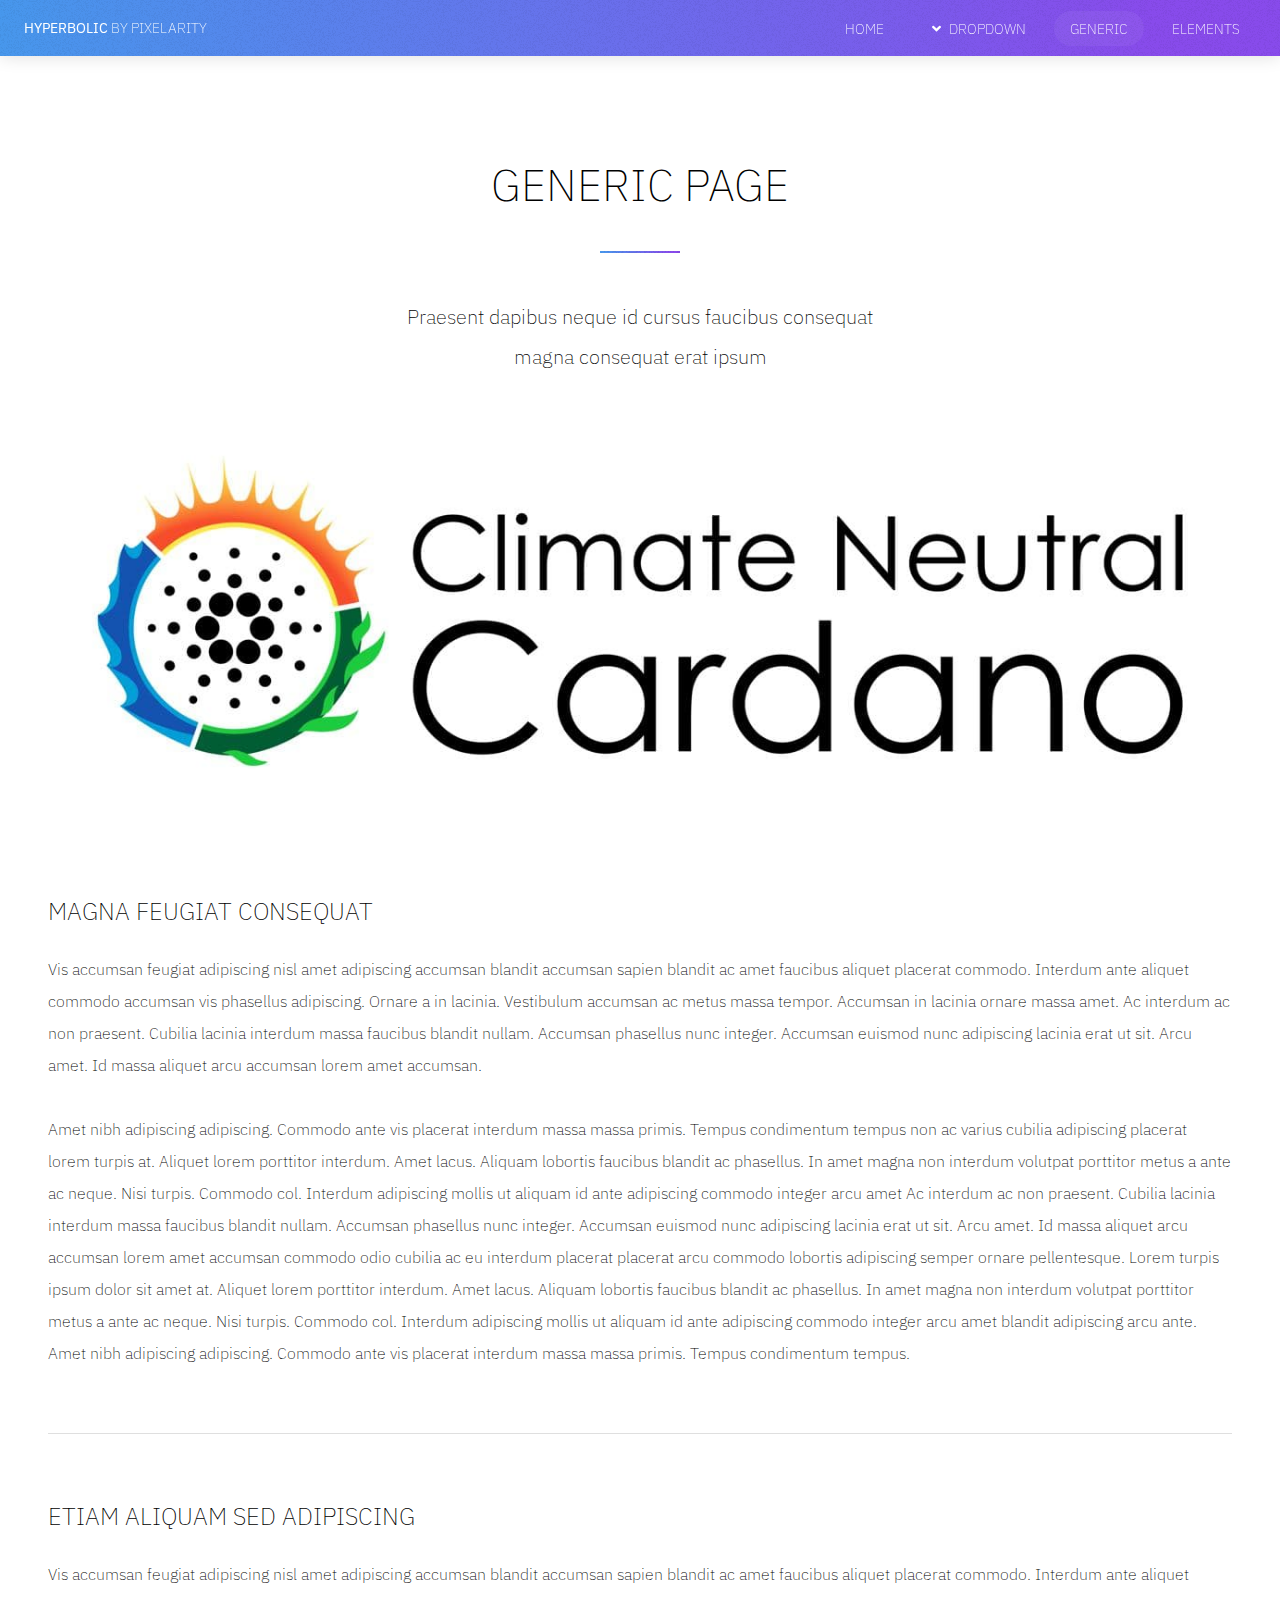
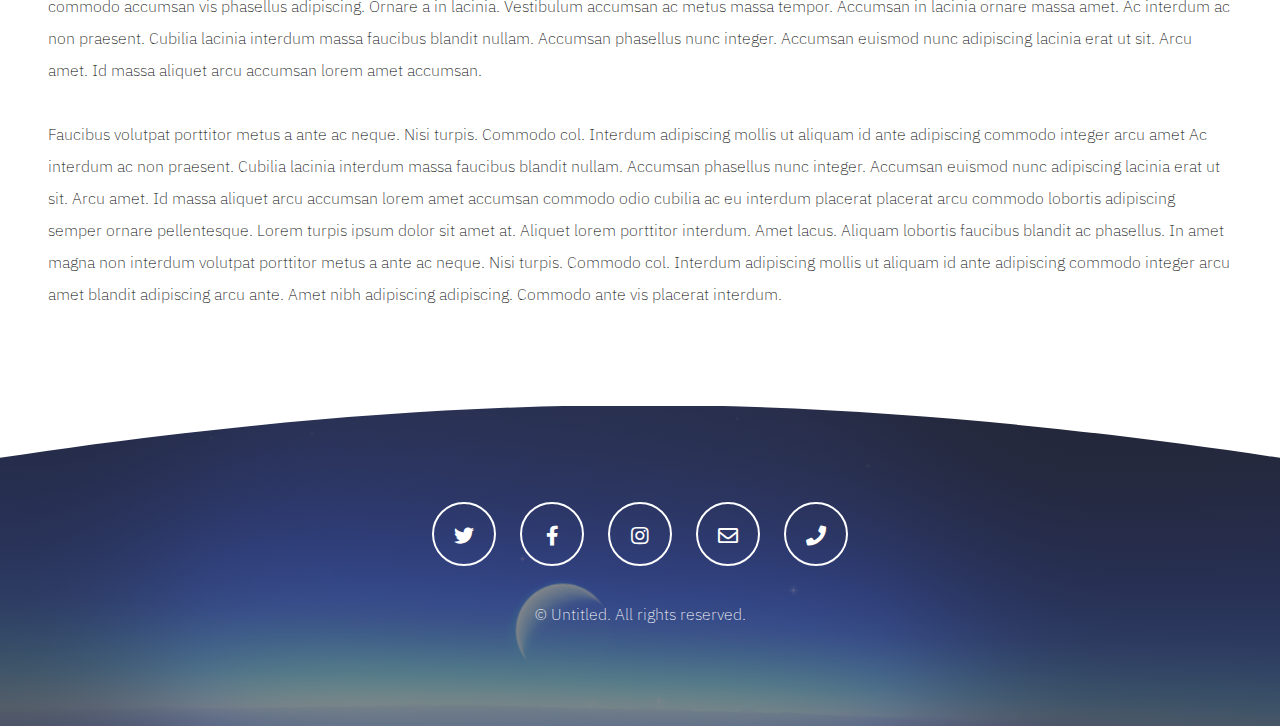
<file: generic.html>
<!DOCTYPE HTML>
<!--
	Hyperbolic by Pixelarity
	pixelarity.com | hello@pixelarity.com
	License: pixelarity.com/license
-->
<html>
	<head>
		<title>Untitled</title>
		<meta charset="utf-8" />
		<meta name="viewport" content="width=device-width, initial-scale=1, user-scalable=no" />
		<meta name="description" content="" />
		<meta name="keywords" content="" />
		<link rel="stylesheet" href="assets/css/main.css" />
	</head>
	<body class="is-preload">

		<!-- Wrapper -->
			<div id="wrapper">

				<!-- Header -->
					<section id="header">

						<!-- Logo -->
							<a href="index.html" class="logo"><strong>Hyperbolic</strong> by Pixelarity</a>

						<!-- Nav -->
							<nav id="nav">
								<ul>
									<li><a href="index.html">Home</a></li>
									<li>
										<a href="#" class="icon solid fa-angle-down">Dropdown</a>
										<ul>
											<li><a href="#">Option One</a></li>
											<li><a href="#">Option Two</a></li>
											<li><a href="#">Option Three</a></li>
											<li>
												<a href="#">Submenu</a>
												<ul>
													<li><a href="#">Option One</a></li>
													<li><a href="#">Option Two</a></li>
													<li><a href="#">Option Three</a></li>
													<li><a href="#">Option Four</a></li>
												</ul>
											</li>
										</ul>
									</li>
									<li class="current"><a href="generic.html">Generic</a></li>
									<li><a href="elements.html">Elements</a></li>
								</ul>
							</nav>

					</section>

				<!-- Section -->
					<section class="wrapper style1">
						<div class="inner">
							<header class="major special">
								<h1>Generic Page</h1>
								<p>Praesent dapibus neque id cursus faucibus consequat<br />
								magna consequat erat ipsum</p>
							</header>
							<div class="image main"><img src="images/pic04.jpg" alt="" /></div>
							<h3>Magna feugiat consequat</h3>
							<p>Vis accumsan feugiat adipiscing nisl amet adipiscing accumsan blandit accumsan sapien blandit ac amet faucibus aliquet placerat commodo. Interdum ante aliquet commodo accumsan vis phasellus adipiscing. Ornare a in lacinia. Vestibulum accumsan ac metus massa tempor. Accumsan in lacinia ornare massa amet. Ac interdum ac non praesent. Cubilia lacinia interdum massa faucibus blandit nullam. Accumsan phasellus nunc integer. Accumsan euismod nunc adipiscing lacinia erat ut sit. Arcu amet. Id massa aliquet arcu accumsan lorem amet accumsan.</p>
							<p>Amet nibh adipiscing adipiscing. Commodo ante vis placerat interdum massa massa primis. Tempus condimentum tempus non ac varius cubilia adipiscing placerat lorem turpis at. Aliquet lorem porttitor interdum. Amet lacus. Aliquam lobortis faucibus blandit ac phasellus. In amet magna non interdum volutpat porttitor metus a ante ac neque. Nisi turpis. Commodo col. Interdum adipiscing mollis ut aliquam id ante adipiscing commodo integer arcu amet Ac interdum ac non praesent. Cubilia lacinia interdum massa faucibus blandit nullam. Accumsan phasellus nunc integer. Accumsan euismod nunc adipiscing lacinia erat ut sit. Arcu amet. Id massa aliquet arcu accumsan lorem amet accumsan commodo odio cubilia ac eu interdum placerat placerat arcu commodo lobortis adipiscing semper ornare pellentesque. Lorem turpis ipsum dolor sit amet at. Aliquet lorem porttitor interdum. Amet lacus. Aliquam lobortis faucibus blandit ac phasellus. In amet magna non interdum volutpat porttitor metus a ante ac neque. Nisi turpis. Commodo col. Interdum adipiscing mollis ut aliquam id ante adipiscing commodo integer arcu amet blandit adipiscing arcu ante. Amet nibh adipiscing adipiscing. Commodo ante vis placerat interdum massa massa primis. Tempus condimentum tempus.</p>
							<hr class="major" />
							<h3>Etiam aliquam sed adipiscing</h3>
							<p>Vis accumsan feugiat adipiscing nisl amet adipiscing accumsan blandit accumsan sapien blandit ac amet faucibus aliquet placerat commodo. Interdum ante aliquet commodo accumsan vis phasellus adipiscing. Ornare a in lacinia. Vestibulum accumsan ac metus massa tempor. Accumsan in lacinia ornare massa amet. Ac interdum ac non praesent. Cubilia lacinia interdum massa faucibus blandit nullam. Accumsan phasellus nunc integer. Accumsan euismod nunc adipiscing lacinia erat ut sit. Arcu amet. Id massa aliquet arcu accumsan lorem amet accumsan.</p>
							<p>Faucibus volutpat porttitor metus a ante ac neque. Nisi turpis. Commodo col. Interdum adipiscing mollis ut aliquam id ante adipiscing commodo integer arcu amet Ac interdum ac non praesent. Cubilia lacinia interdum massa faucibus blandit nullam. Accumsan phasellus nunc integer. Accumsan euismod nunc adipiscing lacinia erat ut sit. Arcu amet. Id massa aliquet arcu accumsan lorem amet accumsan commodo odio cubilia ac eu interdum placerat placerat arcu commodo lobortis adipiscing semper ornare pellentesque. Lorem turpis ipsum dolor sit amet at. Aliquet lorem porttitor interdum. Amet lacus. Aliquam lobortis faucibus blandit ac phasellus. In amet magna non interdum volutpat porttitor metus a ante ac neque. Nisi turpis. Commodo col. Interdum adipiscing mollis ut aliquam id ante adipiscing commodo integer arcu amet blandit adipiscing arcu ante. Amet nibh adipiscing adipiscing. Commodo ante vis placerat interdum.</p>
						</div>
					</section>

				<!-- Footer -->
					<section id="footer">
						<ul class="icons">
							<li><a href="#" class="icon alt brands fa-twitter"><span class="label">Twitter</span></a></li>
							<li><a href="#" class="icon alt brands fa-facebook-f"><span class="label">Facebook</span></a></li>
							<li><a href="#" class="icon alt brands fa-instagram"><span class="label">Instagram</span></a></li>
							<li><a href="#" class="icon alt fa-envelope"><span class="label">Email</span></a></li>
							<li><a href="#" class="icon alt solid fa-phone"><span class="label">Phone</span></a></li>
						</ul>
						<p class="copyright">
							&copy; Untitled. All rights reserved.
						</p>
					</section>

			</div>

		<!-- Scripts -->
			<script src="assets/js/jquery.min.js"></script>
			<script src="assets/js/jquery.dropotron.min.js"></script>
			<script src="assets/js/jquery.scrollex.min.js"></script>
			<script src="assets/js/jquery.scrolly.min.js"></script>
			<script src="assets/js/browser.min.js"></script>
			<script src="assets/js/breakpoints.min.js"></script>
			<script src="assets/js/util.js"></script>
			<script src="assets/js/main.js"></script>

	</body>
</html>
</file>
<file: assets/css/main.css>
@import url(fontawesome-all.min.css);
@import url("https://fonts.googleapis.com/css?family=IBM+Plex+Sans:200,200i,400,400i");

/*
	Hyperbolic by Pixelarity
	pixelarity.com | hello@pixelarity.com
	License: pixelarity.com/license
*/

html, body, div, span, applet, object,
iframe, h1, h2, h3, h4, h5, h6, p, blockquote,
pre, a, abbr, acronym, address, big, cite,
code, del, dfn, em, img, ins, kbd, q, s, samp,
small, strike, strong, sub, sup, tt, var, b,
u, i, center, dl, dt, dd, ol, ul, li, fieldset,
form, label, legend, table, caption, tbody,
tfoot, thead, tr, th, td, article, aside,
canvas, details, embed, figure, figcaption,
footer, header, hgroup, menu, nav, output, ruby,
section, summary, time, mark, audio, video {
	margin: 0;
	padding: 0;
	border: 0;
	font-size: 100%;
	font: inherit;
	vertical-align: baseline;}

article, aside, details, figcaption, figure,
footer, header, hgroup, menu, nav, section {
	display: block;}

body {
	line-height: 1;
}

ol, ul {
	list-style: none;
}

blockquote, q {
	quotes: none;
}

	blockquote:before, blockquote:after, q:before, q:after {
		content: '';
		content: none;
	}

table {
	border-collapse: collapse;
	border-spacing: 0;
}

body {
	-webkit-text-size-adjust: none;
}

mark {
	background-color: transparent;
	color: inherit;
}

input::-moz-focus-inner {
	border: 0;
	padding: 0;
}

input, select, textarea {
	-moz-appearance: none;
	-webkit-appearance: none;
	-ms-appearance: none;
	appearance: none;
}

/* Basic */

	@-ms-viewport {
		width: device-width;
	}

	body {
		-ms-overflow-style: scrollbar;
	}

	@media screen and (max-width: 480px) {

		html, body {
			min-width: 320px;
		}

	}

	html {
		box-sizing: border-box;
	}

	*, *:before, *:after {
		box-sizing: inherit;
	}

	body.is-preload *, body.is-preload *:before, body.is-preload *:after {
		-moz-animation: none !important;
		-webkit-animation: none !important;
		-ms-animation: none !important;
		animation: none !important;
		-moz-transition: none !important;
		-webkit-transition: none !important;
		-ms-transition: none !important;
		transition: none !important;
	}

/* Typography */

	html {
		font-size: 14pt;
	}

		@media screen and (max-width: 1680px) {

			html {
				font-size: 12pt;
			}

		}

		@media screen and (max-width: 736px) {

			html {
				font-size: 11pt;
			}

		}

		@media screen and (max-width: 360px) {

			html {
				font-size: 10pt;
			}

		}

	body {
		background-color: #333333;
		color: #000000;
	}

	body, input, select, textarea {
		font-family: "IBM Plex Sans", Helvetica, sans-serif;
		font-weight: 200;
		font-size: 1rem;
		line-height: 2;
	}

	a {
		-moz-transition: color 0.2s ease-in-out, border-bottom-color 0.2s ease-in-out;
		-webkit-transition: color 0.2s ease-in-out, border-bottom-color 0.2s ease-in-out;
		-ms-transition: color 0.2s ease-in-out, border-bottom-color 0.2s ease-in-out;
		transition: color 0.2s ease-in-out, border-bottom-color 0.2s ease-in-out;
		border-bottom: dotted 1px;
		text-decoration: none;
	}

		a:hover {
			border-bottom-color: transparent;
		}

	strong, b {
		font-weight: 400;
	}

	em, i {
		font-style: italic;
	}

	p {
		margin: 0 0 2rem 0;
	}

	h1, h2, h3, h4, h5, h6 {
		font-weight: 200;
		line-height: 1.5;
		margin: 0 0 1.5rem 0;
		text-transform: uppercase;
	}

		h1 a, h2 a, h3 a, h4 a, h5 a, h6 a {
			color: inherit;
			text-decoration: none;
		}

	h1 {
		font-size: 3.25rem;
	}

	h2 {
		font-size: 2.5rem;
	}

	h3 {
		font-size: 1.75rem;
	}

	h4 {
		font-size: 1.25rem;
	}

	h5 {
		font-size: 0.9rem;
	}

	h6 {
		font-size: 0.7rem;
	}

	@media screen and (max-width: 1280px) {

		h1 {
			font-size: 2.75rem;
		}

		h2 {
			font-size: 2rem;
		}

		h3 {
			font-size: 1.5rem;
		}

	}

	@media screen and (max-width: 736px) {

		h1 {
			font-size: 2.25rem;
		}

		h2 {
			font-size: 1.5rem;
		}

		h3 {
			font-size: 1.25rem;
		}

	}

	sub {
		font-size: 0.8rem;
		position: relative;
		top: 0.5rem;
	}

	sup {
		font-size: 0.8rem;
		position: relative;
		top: -0.5rem;
	}

	blockquote {
		border-left: solid 0.5rem;
		font-style: italic;
		margin: 0 0 2rem 0;
		padding: 1rem 0 1rem 2rem;
	}

	code {
		border-radius: 6px;
		border: solid 1px;
		font-family: "Courier New", monospace;
		font-size: 0.9rem;
		margin: 0 0.25rem;
		padding: 0.25rem 0.65rem;
	}

	pre {
		-webkit-overflow-scrolling: touch;
		font-family: "Courier New", monospace;
		font-size: 0.9rem;
		margin: 0 0 2rem 0;
	}

		pre code {
			display: block;
			line-height: 1.75;
			padding: 1rem 1.5rem;
			overflow-x: auto;
		}

	hr {
		border: 0;
		border-bottom: solid 1px;
		margin: 2rem 0;
	}

		hr.major {
			margin: 4rem 0;
		}

		@media screen and (max-width: 736px) {

			hr.major {
				margin: 3rem 0;
			}

		}

	header.major h1, header.major h2, header.major h3, header.major h4, header.major h5, header.major h6 {
		margin: 0 0 0.875em 0;
		padding-bottom: 0.875em;
	}

		header.major h1:after, header.major h2:after, header.major h3:after, header.major h4:after, header.major h5:after, header.major h6:after {
			position: relative;
			top: 0.75em;
			content: '';
			height: 2px;
			display: block;
			width: 5rem;
		}

	header.major p {
		font-size: 1.25rem;
		margin: 0 0 6rem 0;
	}

	header.major.alt {
		margin-bottom: -3rem;
	}

	header.special {
		text-align: center;
	}

		header.special.major h1:after, header.special.major h2:after, header.special.major h3:after, header.special.major h4:after, header.special.major h5:after, header.special.major h6:after {
			margin: 0 auto;
		}

	@media screen and (max-width: 1280px) {

		header.major p {
			margin: 0 0 4rem 0;
		}

		header.major.alt {
			margin-bottom: -1rem;
		}

	}

	@media screen and (max-width: 736px) {

		header.major p {
			font-size: 1rem;
			margin: 0 0 3rem 0;
		}

		header.major.alt {
			margin-bottom: -1rem;
		}

	}

	@media screen and (max-width: 480px) {

		header.major p br {
			display: none;
		}

	}

	input, select, textarea {
		color: #000000;
	}

	a {
		color: #4797ec;
	}

	strong, b {
		color: #000000;
	}

	h1, h2, h3, h4, h5, h6 {
		color: #000000;
	}

	blockquote {
		border-left-color: rgba(0, 0, 0, 0.125);
	}

	code {
		background: rgba(0, 0, 0, 0.05);
		border-color: rgba(0, 0, 0, 0.125);
	}

	hr {
		border-bottom-color: rgba(0, 0, 0, 0.125);
	}

	header.major h1:after, header.major h2:after, header.major h3:after, header.major h4:after, header.major h5:after, header.major h6:after {
		background-color: #4797ec;
		background-image: url("../../images/overlay.png"), linear-gradient(90deg, rgba(71, 151, 236, 0), #884beb 90%);
		background-size: auto, auto;
		background-repeat: repeat, no-repeat;
	}

/* Row */

	.row {
		display: flex;
		flex-wrap: wrap;
		box-sizing: border-box;
		align-items: stretch;
	}

		.row > * {
			box-sizing: border-box;
		}

		.row.gtr-uniform > * > :last-child {
			margin-bottom: 0;
		}

		.row.aln-left {
			justify-content: flex-start;
		}

		.row.aln-center {
			justify-content: center;
		}

		.row.aln-right {
			justify-content: flex-end;
		}

		.row.aln-top {
			align-items: flex-start;
		}

		.row.aln-middle {
			align-items: center;
		}

		.row.aln-bottom {
			align-items: flex-end;
		}

		.row > .imp {
			order: -1;
		}

		.row > .col-1 {
			width: 8.33333%;
		}

		.row > .off-1 {
			margin-left: 8.33333%;
		}

		.row > .col-2 {
			width: 16.66667%;
		}

		.row > .off-2 {
			margin-left: 16.66667%;
		}

		.row > .col-3 {
			width: 25%;
		}

		.row > .off-3 {
			margin-left: 25%;
		}

		.row > .col-4 {
			width: 33.33333%;
		}

		.row > .off-4 {
			margin-left: 33.33333%;
		}

		.row > .col-5 {
			width: 41.66667%;
		}

		.row > .off-5 {
			margin-left: 41.66667%;
		}

		.row > .col-6 {
			width: 50%;
		}

		.row > .off-6 {
			margin-left: 50%;
		}

		.row > .col-7 {
			width: 58.33333%;
		}

		.row > .off-7 {
			margin-left: 58.33333%;
		}

		.row > .col-8 {
			width: 66.66667%;
		}

		.row > .off-8 {
			margin-left: 66.66667%;
		}

		.row > .col-9 {
			width: 75%;
		}

		.row > .off-9 {
			margin-left: 75%;
		}

		.row > .col-10 {
			width: 83.33333%;
		}

		.row > .off-10 {
			margin-left: 83.33333%;
		}

		.row > .col-11 {
			width: 91.66667%;
		}

		.row > .off-11 {
			margin-left: 91.66667%;
		}

		.row > .col-12 {
			width: 100%;
		}

		.row > .off-12 {
			margin-left: 100%;
		}

		.row.gtr-0 {
			margin-top: 0;
			margin-left: 0rem;
		}

			.row.gtr-0 > * {
				padding: 0 0 0 0rem;
			}

			.row.gtr-0.gtr-uniform {
				margin-top: 0rem;
			}

				.row.gtr-0.gtr-uniform > * {
					padding-top: 0rem;
				}

		.row.gtr-25 {
			margin-top: 0;
			margin-left: -0.5rem;
		}

			.row.gtr-25 > * {
				padding: 0 0 0 0.5rem;
			}

			.row.gtr-25.gtr-uniform {
				margin-top: -0.5rem;
			}

				.row.gtr-25.gtr-uniform > * {
					padding-top: 0.5rem;
				}

		.row.gtr-50 {
			margin-top: 0;
			margin-left: -1rem;
		}

			.row.gtr-50 > * {
				padding: 0 0 0 1rem;
			}

			.row.gtr-50.gtr-uniform {
				margin-top: -1rem;
			}

				.row.gtr-50.gtr-uniform > * {
					padding-top: 1rem;
				}

		.row {
			margin-top: 0;
			margin-left: -2rem;
		}

			.row > * {
				padding: 0 0 0 2rem;
			}

			.row.gtr-uniform {
				margin-top: -2rem;
			}

				.row.gtr-uniform > * {
					padding-top: 2rem;
				}

		.row.gtr-150 {
			margin-top: 0;
			margin-left: -3rem;
		}

			.row.gtr-150 > * {
				padding: 0 0 0 3rem;
			}

			.row.gtr-150.gtr-uniform {
				margin-top: -3rem;
			}

				.row.gtr-150.gtr-uniform > * {
					padding-top: 3rem;
				}

		.row.gtr-200 {
			margin-top: 0;
			margin-left: -4rem;
		}

			.row.gtr-200 > * {
				padding: 0 0 0 4rem;
			}

			.row.gtr-200.gtr-uniform {
				margin-top: -4rem;
			}

				.row.gtr-200.gtr-uniform > * {
					padding-top: 4rem;
				}

		@media screen and (max-width: 1680px) {

			.row {
				display: flex;
				flex-wrap: wrap;
				box-sizing: border-box;
				align-items: stretch;
			}

				.row > * {
					box-sizing: border-box;
				}

				.row.gtr-uniform > * > :last-child {
					margin-bottom: 0;
				}

				.row.aln-left {
					justify-content: flex-start;
				}

				.row.aln-center {
					justify-content: center;
				}

				.row.aln-right {
					justify-content: flex-end;
				}

				.row.aln-top {
					align-items: flex-start;
				}

				.row.aln-middle {
					align-items: center;
				}

				.row.aln-bottom {
					align-items: flex-end;
				}

				.row > .imp-xlarge {
					order: -1;
				}

				.row > .col-1-xlarge {
					width: 8.33333%;
				}

				.row > .off-1-xlarge {
					margin-left: 8.33333%;
				}

				.row > .col-2-xlarge {
					width: 16.66667%;
				}

				.row > .off-2-xlarge {
					margin-left: 16.66667%;
				}

				.row > .col-3-xlarge {
					width: 25%;
				}

				.row > .off-3-xlarge {
					margin-left: 25%;
				}

				.row > .col-4-xlarge {
					width: 33.33333%;
				}

				.row > .off-4-xlarge {
					margin-left: 33.33333%;
				}

				.row > .col-5-xlarge {
					width: 41.66667%;
				}

				.row > .off-5-xlarge {
					margin-left: 41.66667%;
				}

				.row > .col-6-xlarge {
					width: 50%;
				}

				.row > .off-6-xlarge {
					margin-left: 50%;
				}

				.row > .col-7-xlarge {
					width: 58.33333%;
				}

				.row > .off-7-xlarge {
					margin-left: 58.33333%;
				}

				.row > .col-8-xlarge {
					width: 66.66667%;
				}

				.row > .off-8-xlarge {
					margin-left: 66.66667%;
				}

				.row > .col-9-xlarge {
					width: 75%;
				}

				.row > .off-9-xlarge {
					margin-left: 75%;
				}

				.row > .col-10-xlarge {
					width: 83.33333%;
				}

				.row > .off-10-xlarge {
					margin-left: 83.33333%;
				}

				.row > .col-11-xlarge {
					width: 91.66667%;
				}

				.row > .off-11-xlarge {
					margin-left: 91.66667%;
				}

				.row > .col-12-xlarge {
					width: 100%;
				}

				.row > .off-12-xlarge {
					margin-left: 100%;
				}

				.row.gtr-0 {
					margin-top: 0;
					margin-left: 0rem;
				}

					.row.gtr-0 > * {
						padding: 0 0 0 0rem;
					}

					.row.gtr-0.gtr-uniform {
						margin-top: 0rem;
					}

						.row.gtr-0.gtr-uniform > * {
							padding-top: 0rem;
						}

				.row.gtr-25 {
					margin-top: 0;
					margin-left: -0.5rem;
				}

					.row.gtr-25 > * {
						padding: 0 0 0 0.5rem;
					}

					.row.gtr-25.gtr-uniform {
						margin-top: -0.5rem;
					}

						.row.gtr-25.gtr-uniform > * {
							padding-top: 0.5rem;
						}

				.row.gtr-50 {
					margin-top: 0;
					margin-left: -1rem;
				}

					.row.gtr-50 > * {
						padding: 0 0 0 1rem;
					}

					.row.gtr-50.gtr-uniform {
						margin-top: -1rem;
					}

						.row.gtr-50.gtr-uniform > * {
							padding-top: 1rem;
						}

				.row {
					margin-top: 0;
					margin-left: -2rem;
				}

					.row > * {
						padding: 0 0 0 2rem;
					}

					.row.gtr-uniform {
						margin-top: -2rem;
					}

						.row.gtr-uniform > * {
							padding-top: 2rem;
						}

				.row.gtr-150 {
					margin-top: 0;
					margin-left: -3rem;
				}

					.row.gtr-150 > * {
						padding: 0 0 0 3rem;
					}

					.row.gtr-150.gtr-uniform {
						margin-top: -3rem;
					}

						.row.gtr-150.gtr-uniform > * {
							padding-top: 3rem;
						}

				.row.gtr-200 {
					margin-top: 0;
					margin-left: -4rem;
				}

					.row.gtr-200 > * {
						padding: 0 0 0 4rem;
					}

					.row.gtr-200.gtr-uniform {
						margin-top: -4rem;
					}

						.row.gtr-200.gtr-uniform > * {
							padding-top: 4rem;
						}

		}

		@media screen and (max-width: 1280px) {

			.row {
				display: flex;
				flex-wrap: wrap;
				box-sizing: border-box;
				align-items: stretch;
			}

				.row > * {
					box-sizing: border-box;
				}

				.row.gtr-uniform > * > :last-child {
					margin-bottom: 0;
				}

				.row.aln-left {
					justify-content: flex-start;
				}

				.row.aln-center {
					justify-content: center;
				}

				.row.aln-right {
					justify-content: flex-end;
				}

				.row.aln-top {
					align-items: flex-start;
				}

				.row.aln-middle {
					align-items: center;
				}

				.row.aln-bottom {
					align-items: flex-end;
				}

				.row > .imp-large {
					order: -1;
				}

				.row > .col-1-large {
					width: 8.33333%;
				}

				.row > .off-1-large {
					margin-left: 8.33333%;
				}

				.row > .col-2-large {
					width: 16.66667%;
				}

				.row > .off-2-large {
					margin-left: 16.66667%;
				}

				.row > .col-3-large {
					width: 25%;
				}

				.row > .off-3-large {
					margin-left: 25%;
				}

				.row > .col-4-large {
					width: 33.33333%;
				}

				.row > .off-4-large {
					margin-left: 33.33333%;
				}

				.row > .col-5-large {
					width: 41.66667%;
				}

				.row > .off-5-large {
					margin-left: 41.66667%;
				}

				.row > .col-6-large {
					width: 50%;
				}

				.row > .off-6-large {
					margin-left: 50%;
				}

				.row > .col-7-large {
					width: 58.33333%;
				}

				.row > .off-7-large {
					margin-left: 58.33333%;
				}

				.row > .col-8-large {
					width: 66.66667%;
				}

				.row > .off-8-large {
					margin-left: 66.66667%;
				}

				.row > .col-9-large {
					width: 75%;
				}

				.row > .off-9-large {
					margin-left: 75%;
				}

				.row > .col-10-large {
					width: 83.33333%;
				}

				.row > .off-10-large {
					margin-left: 83.33333%;
				}

				.row > .col-11-large {
					width: 91.66667%;
				}

				.row > .off-11-large {
					margin-left: 91.66667%;
				}

				.row > .col-12-large {
					width: 100%;
				}

				.row > .off-12-large {
					margin-left: 100%;
				}

				.row.gtr-0 {
					margin-top: 0;
					margin-left: 0rem;
				}

					.row.gtr-0 > * {
						padding: 0 0 0 0rem;
					}

					.row.gtr-0.gtr-uniform {
						margin-top: 0rem;
					}

						.row.gtr-0.gtr-uniform > * {
							padding-top: 0rem;
						}

				.row.gtr-25 {
					margin-top: 0;
					margin-left: -0.375rem;
				}

					.row.gtr-25 > * {
						padding: 0 0 0 0.375rem;
					}

					.row.gtr-25.gtr-uniform {
						margin-top: -0.375rem;
					}

						.row.gtr-25.gtr-uniform > * {
							padding-top: 0.375rem;
						}

				.row.gtr-50 {
					margin-top: 0;
					margin-left: -0.75rem;
				}

					.row.gtr-50 > * {
						padding: 0 0 0 0.75rem;
					}

					.row.gtr-50.gtr-uniform {
						margin-top: -0.75rem;
					}

						.row.gtr-50.gtr-uniform > * {
							padding-top: 0.75rem;
						}

				.row {
					margin-top: 0;
					margin-left: -1.5rem;
				}

					.row > * {
						padding: 0 0 0 1.5rem;
					}

					.row.gtr-uniform {
						margin-top: -1.5rem;
					}

						.row.gtr-uniform > * {
							padding-top: 1.5rem;
						}

				.row.gtr-150 {
					margin-top: 0;
					margin-left: -2.25rem;
				}

					.row.gtr-150 > * {
						padding: 0 0 0 2.25rem;
					}

					.row.gtr-150.gtr-uniform {
						margin-top: -2.25rem;
					}

						.row.gtr-150.gtr-uniform > * {
							padding-top: 2.25rem;
						}

				.row.gtr-200 {
					margin-top: 0;
					margin-left: -3rem;
				}

					.row.gtr-200 > * {
						padding: 0 0 0 3rem;
					}

					.row.gtr-200.gtr-uniform {
						margin-top: -3rem;
					}

						.row.gtr-200.gtr-uniform > * {
							padding-top: 3rem;
						}

		}

		@media screen and (max-width: 980px) {

			.row {
				display: flex;
				flex-wrap: wrap;
				box-sizing: border-box;
				align-items: stretch;
			}

				.row > * {
					box-sizing: border-box;
				}

				.row.gtr-uniform > * > :last-child {
					margin-bottom: 0;
				}

				.row.aln-left {
					justify-content: flex-start;
				}

				.row.aln-center {
					justify-content: center;
				}

				.row.aln-right {
					justify-content: flex-end;
				}

				.row.aln-top {
					align-items: flex-start;
				}

				.row.aln-middle {
					align-items: center;
				}

				.row.aln-bottom {
					align-items: flex-end;
				}

				.row > .imp-medium {
					order: -1;
				}

				.row > .col-1-medium {
					width: 8.33333%;
				}

				.row > .off-1-medium {
					margin-left: 8.33333%;
				}

				.row > .col-2-medium {
					width: 16.66667%;
				}

				.row > .off-2-medium {
					margin-left: 16.66667%;
				}

				.row > .col-3-medium {
					width: 25%;
				}

				.row > .off-3-medium {
					margin-left: 25%;
				}

				.row > .col-4-medium {
					width: 33.33333%;
				}

				.row > .off-4-medium {
					margin-left: 33.33333%;
				}

				.row > .col-5-medium {
					width: 41.66667%;
				}

				.row > .off-5-medium {
					margin-left: 41.66667%;
				}

				.row > .col-6-medium {
					width: 50%;
				}

				.row > .off-6-medium {
					margin-left: 50%;
				}

				.row > .col-7-medium {
					width: 58.33333%;
				}

				.row > .off-7-medium {
					margin-left: 58.33333%;
				}

				.row > .col-8-medium {
					width: 66.66667%;
				}

				.row > .off-8-medium {
					margin-left: 66.66667%;
				}

				.row > .col-9-medium {
					width: 75%;
				}

				.row > .off-9-medium {
					margin-left: 75%;
				}

				.row > .col-10-medium {
					width: 83.33333%;
				}

				.row > .off-10-medium {
					margin-left: 83.33333%;
				}

				.row > .col-11-medium {
					width: 91.66667%;
				}

				.row > .off-11-medium {
					margin-left: 91.66667%;
				}

				.row > .col-12-medium {
					width: 100%;
				}

				.row > .off-12-medium {
					margin-left: 100%;
				}

				.row.gtr-0 {
					margin-top: 0;
					margin-left: 0rem;
				}

					.row.gtr-0 > * {
						padding: 0 0 0 0rem;
					}

					.row.gtr-0.gtr-uniform {
						margin-top: 0rem;
					}

						.row.gtr-0.gtr-uniform > * {
							padding-top: 0rem;
						}

				.row.gtr-25 {
					margin-top: 0;
					margin-left: -0.375rem;
				}

					.row.gtr-25 > * {
						padding: 0 0 0 0.375rem;
					}

					.row.gtr-25.gtr-uniform {
						margin-top: -0.375rem;
					}

						.row.gtr-25.gtr-uniform > * {
							padding-top: 0.375rem;
						}

				.row.gtr-50 {
					margin-top: 0;
					margin-left: -0.75rem;
				}

					.row.gtr-50 > * {
						padding: 0 0 0 0.75rem;
					}

					.row.gtr-50.gtr-uniform {
						margin-top: -0.75rem;
					}

						.row.gtr-50.gtr-uniform > * {
							padding-top: 0.75rem;
						}

				.row {
					margin-top: 0;
					margin-left: -1.5rem;
				}

					.row > * {
						padding: 0 0 0 1.5rem;
					}

					.row.gtr-uniform {
						margin-top: -1.5rem;
					}

						.row.gtr-uniform > * {
							padding-top: 1.5rem;
						}

				.row.gtr-150 {
					margin-top: 0;
					margin-left: -2.25rem;
				}

					.row.gtr-150 > * {
						padding: 0 0 0 2.25rem;
					}

					.row.gtr-150.gtr-uniform {
						margin-top: -2.25rem;
					}

						.row.gtr-150.gtr-uniform > * {
							padding-top: 2.25rem;
						}

				.row.gtr-200 {
					margin-top: 0;
					margin-left: -3rem;
				}

					.row.gtr-200 > * {
						padding: 0 0 0 3rem;
					}

					.row.gtr-200.gtr-uniform {
						margin-top: -3rem;
					}

						.row.gtr-200.gtr-uniform > * {
							padding-top: 3rem;
						}

		}

		@media screen and (max-width: 736px) {

			.row {
				display: flex;
				flex-wrap: wrap;
				box-sizing: border-box;
				align-items: stretch;
			}

				.row > * {
					box-sizing: border-box;
				}

				.row.gtr-uniform > * > :last-child {
					margin-bottom: 0;
				}

				.row.aln-left {
					justify-content: flex-start;
				}

				.row.aln-center {
					justify-content: center;
				}

				.row.aln-right {
					justify-content: flex-end;
				}

				.row.aln-top {
					align-items: flex-start;
				}

				.row.aln-middle {
					align-items: center;
				}

				.row.aln-bottom {
					align-items: flex-end;
				}

				.row > .imp-small {
					order: -1;
				}

				.row > .col-1-small {
					width: 8.33333%;
				}

				.row > .off-1-small {
					margin-left: 8.33333%;
				}

				.row > .col-2-small {
					width: 16.66667%;
				}

				.row > .off-2-small {
					margin-left: 16.66667%;
				}

				.row > .col-3-small {
					width: 25%;
				}

				.row > .off-3-small {
					margin-left: 25%;
				}

				.row > .col-4-small {
					width: 33.33333%;
				}

				.row > .off-4-small {
					margin-left: 33.33333%;
				}

				.row > .col-5-small {
					width: 41.66667%;
				}

				.row > .off-5-small {
					margin-left: 41.66667%;
				}

				.row > .col-6-small {
					width: 50%;
				}

				.row > .off-6-small {
					margin-left: 50%;
				}

				.row > .col-7-small {
					width: 58.33333%;
				}

				.row > .off-7-small {
					margin-left: 58.33333%;
				}

				.row > .col-8-small {
					width: 66.66667%;
				}

				.row > .off-8-small {
					margin-left: 66.66667%;
				}

				.row > .col-9-small {
					width: 75%;
				}

				.row > .off-9-small {
					margin-left: 75%;
				}

				.row > .col-10-small {
					width: 83.33333%;
				}

				.row > .off-10-small {
					margin-left: 83.33333%;
				}

				.row > .col-11-small {
					width: 91.66667%;
				}

				.row > .off-11-small {
					margin-left: 91.66667%;
				}

				.row > .col-12-small {
					width: 100%;
				}

				.row > .off-12-small {
					margin-left: 100%;
				}

				.row.gtr-0 {
					margin-top: 0;
					margin-left: 0rem;
				}

					.row.gtr-0 > * {
						padding: 0 0 0 0rem;
					}

					.row.gtr-0.gtr-uniform {
						margin-top: 0rem;
					}

						.row.gtr-0.gtr-uniform > * {
							padding-top: 0rem;
						}

				.row.gtr-25 {
					margin-top: 0;
					margin-left: -0.3125rem;
				}

					.row.gtr-25 > * {
						padding: 0 0 0 0.3125rem;
					}

					.row.gtr-25.gtr-uniform {
						margin-top: -0.3125rem;
					}

						.row.gtr-25.gtr-uniform > * {
							padding-top: 0.3125rem;
						}

				.row.gtr-50 {
					margin-top: 0;
					margin-left: -0.625rem;
				}

					.row.gtr-50 > * {
						padding: 0 0 0 0.625rem;
					}

					.row.gtr-50.gtr-uniform {
						margin-top: -0.625rem;
					}

						.row.gtr-50.gtr-uniform > * {
							padding-top: 0.625rem;
						}

				.row {
					margin-top: 0;
					margin-left: -1.25rem;
				}

					.row > * {
						padding: 0 0 0 1.25rem;
					}

					.row.gtr-uniform {
						margin-top: -1.25rem;
					}

						.row.gtr-uniform > * {
							padding-top: 1.25rem;
						}

				.row.gtr-150 {
					margin-top: 0;
					margin-left: -1.875rem;
				}

					.row.gtr-150 > * {
						padding: 0 0 0 1.875rem;
					}

					.row.gtr-150.gtr-uniform {
						margin-top: -1.875rem;
					}

						.row.gtr-150.gtr-uniform > * {
							padding-top: 1.875rem;
						}

				.row.gtr-200 {
					margin-top: 0;
					margin-left: -2.5rem;
				}

					.row.gtr-200 > * {
						padding: 0 0 0 2.5rem;
					}

					.row.gtr-200.gtr-uniform {
						margin-top: -2.5rem;
					}

						.row.gtr-200.gtr-uniform > * {
							padding-top: 2.5rem;
						}

		}

		@media screen and (max-width: 480px) {

			.row {
				display: flex;
				flex-wrap: wrap;
				box-sizing: border-box;
				align-items: stretch;
			}

				.row > * {
					box-sizing: border-box;
				}

				.row.gtr-uniform > * > :last-child {
					margin-bottom: 0;
				}

				.row.aln-left {
					justify-content: flex-start;
				}

				.row.aln-center {
					justify-content: center;
				}

				.row.aln-right {
					justify-content: flex-end;
				}

				.row.aln-top {
					align-items: flex-start;
				}

				.row.aln-middle {
					align-items: center;
				}

				.row.aln-bottom {
					align-items: flex-end;
				}

				.row > .imp-xsmall {
					order: -1;
				}

				.row > .col-1-xsmall {
					width: 8.33333%;
				}

				.row > .off-1-xsmall {
					margin-left: 8.33333%;
				}

				.row > .col-2-xsmall {
					width: 16.66667%;
				}

				.row > .off-2-xsmall {
					margin-left: 16.66667%;
				}

				.row > .col-3-xsmall {
					width: 25%;
				}

				.row > .off-3-xsmall {
					margin-left: 25%;
				}

				.row > .col-4-xsmall {
					width: 33.33333%;
				}

				.row > .off-4-xsmall {
					margin-left: 33.33333%;
				}

				.row > .col-5-xsmall {
					width: 41.66667%;
				}

				.row > .off-5-xsmall {
					margin-left: 41.66667%;
				}

				.row > .col-6-xsmall {
					width: 50%;
				}

				.row > .off-6-xsmall {
					margin-left: 50%;
				}

				.row > .col-7-xsmall {
					width: 58.33333%;
				}

				.row > .off-7-xsmall {
					margin-left: 58.33333%;
				}

				.row > .col-8-xsmall {
					width: 66.66667%;
				}

				.row > .off-8-xsmall {
					margin-left: 66.66667%;
				}

				.row > .col-9-xsmall {
					width: 75%;
				}

				.row > .off-9-xsmall {
					margin-left: 75%;
				}

				.row > .col-10-xsmall {
					width: 83.33333%;
				}

				.row > .off-10-xsmall {
					margin-left: 83.33333%;
				}

				.row > .col-11-xsmall {
					width: 91.66667%;
				}

				.row > .off-11-xsmall {
					margin-left: 91.66667%;
				}

				.row > .col-12-xsmall {
					width: 100%;
				}

				.row > .off-12-xsmall {
					margin-left: 100%;
				}

				.row.gtr-0 {
					margin-top: 0;
					margin-left: 0rem;
				}

					.row.gtr-0 > * {
						padding: 0 0 0 0rem;
					}

					.row.gtr-0.gtr-uniform {
						margin-top: 0rem;
					}

						.row.gtr-0.gtr-uniform > * {
							padding-top: 0rem;
						}

				.row.gtr-25 {
					margin-top: 0;
					margin-left: -0.3125rem;
				}

					.row.gtr-25 > * {
						padding: 0 0 0 0.3125rem;
					}

					.row.gtr-25.gtr-uniform {
						margin-top: -0.3125rem;
					}

						.row.gtr-25.gtr-uniform > * {
							padding-top: 0.3125rem;
						}

				.row.gtr-50 {
					margin-top: 0;
					margin-left: -0.625rem;
				}

					.row.gtr-50 > * {
						padding: 0 0 0 0.625rem;
					}

					.row.gtr-50.gtr-uniform {
						margin-top: -0.625rem;
					}

						.row.gtr-50.gtr-uniform > * {
							padding-top: 0.625rem;
						}

				.row {
					margin-top: 0;
					margin-left: -1.25rem;
				}

					.row > * {
						padding: 0 0 0 1.25rem;
					}

					.row.gtr-uniform {
						margin-top: -1.25rem;
					}

						.row.gtr-uniform > * {
							padding-top: 1.25rem;
						}

				.row.gtr-150 {
					margin-top: 0;
					margin-left: -1.875rem;
				}

					.row.gtr-150 > * {
						padding: 0 0 0 1.875rem;
					}

					.row.gtr-150.gtr-uniform {
						margin-top: -1.875rem;
					}

						.row.gtr-150.gtr-uniform > * {
							padding-top: 1.875rem;
						}

				.row.gtr-200 {
					margin-top: 0;
					margin-left: -2.5rem;
				}

					.row.gtr-200 > * {
						padding: 0 0 0 2.5rem;
					}

					.row.gtr-200.gtr-uniform {
						margin-top: -2.5rem;
					}

						.row.gtr-200.gtr-uniform > * {
							padding-top: 2.5rem;
						}

		}

/* Box */

	.box {
		border: solid 1px;
		border-radius: 6px;
		margin-bottom: 2rem;
		padding: 1.5rem;
	}

		.box > :last-child {
			margin-bottom: 0;
		}

		.box.alt {
			border: 0;
			border-radius: 0;
			padding: 0;
		}

	.box {
		border-color: rgba(0, 0, 0, 0.125);
	}

/* Button */

	input[type="submit"],
	input[type="reset"],
	input[type="button"],
	button,
	.button {
		-moz-appearance: none;
		-webkit-appearance: none;
		-ms-appearance: none;
		appearance: none;
		-moz-transition: background-color 0.2s ease-in-out, box-shadow 0.2s ease-in-out, color 0.2s ease-in-out, -moz-transform 0.1s ease-in-out;
		-webkit-transition: background-color 0.2s ease-in-out, box-shadow 0.2s ease-in-out, color 0.2s ease-in-out, -webkit-transform 0.1s ease-in-out;
		-ms-transition: background-color 0.2s ease-in-out, box-shadow 0.2s ease-in-out, color 0.2s ease-in-out, -ms-transform 0.1s ease-in-out;
		transition: background-color 0.2s ease-in-out, box-shadow 0.2s ease-in-out, color 0.2s ease-in-out, transform 0.1s ease-in-out;
		border: 0;
		border-radius: 6px;
		cursor: pointer;
		display: inline-block;
		font-weight: 400;
		height: 3.5rem;
		line-height: 3.5rem;
		padding: 0 2rem;
		text-align: center;
		text-decoration: none;
		white-space: nowrap;
		text-transform: uppercase;
		font-size: 0.9rem;
		border-radius: 3.5rem;
	}

		input[type="submit"].small,
		input[type="reset"].small,
		input[type="button"].small,
		button.small,
		.button.small {
			font-size: 0.8rem;
			height: 2.625rem;
			line-height: 2.625rem;
			padding: 0 1.75rem;
		}

		input[type="submit"].large,
		input[type="reset"].large,
		input[type="button"].large,
		button.large,
		.button.large {
			font-size: 1.25rem;
			height: 4.375rem;
			line-height: 4.375rem;
			padding: 0 3rem;
		}

		input[type="submit"].wide,
		input[type="reset"].wide,
		input[type="button"].wide,
		button.wide,
		.button.wide {
			min-width: 13rem;
		}

		input[type="submit"].icon:before,
		input[type="reset"].icon:before,
		input[type="button"].icon:before,
		button.icon:before,
		.button.icon:before {
			margin-right: 0.5rem;
		}

		input[type="submit"].fit,
		input[type="reset"].fit,
		input[type="button"].fit,
		button.fit,
		.button.fit {
			width: 100%;
		}

		input[type="submit"].disabled, input[type="submit"]:disabled,
		input[type="reset"].disabled,
		input[type="reset"]:disabled,
		input[type="button"].disabled,
		input[type="button"]:disabled,
		button.disabled,
		button:disabled,
		.button.disabled,
		.button:disabled {
			pointer-events: none;
			opacity: 0.25;
		}

	input[type="submit"],
	input[type="reset"],
	input[type="button"],
	button,
	.button {
		background-color: transparent;
		box-shadow: inset 0 0 0 1px #000000;
		color: #000000 !important;
	}

		input[type="submit"]:hover,
		input[type="reset"]:hover,
		input[type="button"]:hover,
		button:hover,
		.button:hover {
			box-shadow: inset 0 0 0 1px #4797ec;
			color: #4797ec !important;
		}

			input[type="submit"]:hover:active,
			input[type="reset"]:hover:active,
			input[type="button"]:hover:active,
			button:hover:active,
			.button:hover:active {
				background-color: rgba(71, 151, 236, 0.25);
			}

		input[type="submit"].primary,
		input[type="reset"].primary,
		input[type="button"].primary,
		button.primary,
		.button.primary {
			background-color: #4797ec;
			background-image: url("../../images/overlay.png"), linear-gradient(45deg, rgba(71, 151, 236, 0), #884beb 80%);
			background-size: auto, auto;
			background-repeat: repeat, no-repeat;
			box-shadow: 0 0.5rem 1.75rem 0 rgba(0, 0, 0, 0.25);
			color: #ffffff !important;
		}

			input[type="submit"].primary:hover,
			input[type="reset"].primary:hover,
			input[type="button"].primary:hover,
			button.primary:hover,
			.button.primary:hover {
				background-color: #6cacf0;
			}

				input[type="submit"].primary:hover:active,
				input[type="reset"].primary:hover:active,
				input[type="button"].primary:hover:active,
				button.primary:hover:active,
				.button.primary:hover:active {
					background-color: #2882e2;
				}

/* Form */

	form {
		margin: 0 0 2rem 0;
	}

	input[type="text"],
	input[type="password"],
	input[type="email"],
	input[type="tel"],
	input[type="search"],
	input[type="url"],
	select,
	textarea {
		-moz-appearance: none;
		-webkit-appearance: none;
		-ms-appearance: none;
		appearance: none;
		background-color: transparent;
		border-radius: 6px;
		border: none;
		border: solid 1px;
		color: inherit;
		display: block;
		outline: 0;
		padding: 0 1.25rem;
		text-decoration: none;
		width: 100%;
	}

		input[type="text"]:invalid,
		input[type="password"]:invalid,
		input[type="email"]:invalid,
		input[type="tel"]:invalid,
		input[type="search"]:invalid,
		input[type="url"]:invalid,
		select:invalid,
		textarea:invalid {
			box-shadow: none;
		}

	label {
		display: block;
		font-size: 1rem;
		font-weight: 400;
		margin: 0 0 1rem 0;
	}

	input[type="text"],
	input[type="password"],
	input[type="email"],
	input[type="tel"],
	input[type="search"],
	input[type="url"] {
		height: 3.5rem;
	}

	select {
		background-size: 1.25rem;
		background-repeat: no-repeat;
		background-position: calc(100% - 1rem) center;
		height: 3.5rem;
		padding-right: 3.5rem;
		text-overflow: ellipsis;
	}

		select:focus::-ms-value {
			background-color: transparent;
		}

		select::-ms-expand {
			display: none;
		}

	textarea {
		padding: 0.75rem 1rem;
	}

	input[type="checkbox"],
	input[type="radio"] {
		-moz-appearance: none;
		-webkit-appearance: none;
		-ms-appearance: none;
		appearance: none;
		display: block;
		float: left;
		margin-right: -2rem;
		opacity: 0;
		width: 1rem;
		z-index: -1;
	}

		input[type="checkbox"] + label,
		input[type="radio"] + label {
			text-decoration: none;
			cursor: pointer;
			display: inline-block;
			font-size: 1rem;
			font-weight: 200;
			padding-left: 2.975rem;
			padding-right: 0.875rem;
			position: relative;
		}

			input[type="checkbox"] + label:before,
			input[type="radio"] + label:before {
				-moz-osx-font-smoothing: grayscale;
				-webkit-font-smoothing: antialiased;
				display: inline-block;
				font-style: normal;
				font-variant: normal;
				text-rendering: auto;
				line-height: 1;
				text-transform: none !important;
				font-family: 'Font Awesome 5 Free';
				font-weight: 900;
			}

			input[type="checkbox"] + label:before,
			input[type="radio"] + label:before {
				border-radius: 6px;
				border: solid 1px;
				content: '';
				display: inline-block;
				font-size: 0.85rem;
				height: 2.1rem;
				left: 0;
				line-height: 2.0125rem;
				position: absolute;
				text-align: center;
				top: -0.175rem;
				width: 2.1rem;
			}

		input[type="checkbox"]:checked + label:before,
		input[type="radio"]:checked + label:before {
			content: '\f00c';
		}

	input[type="checkbox"] + label:before {
		border-radius: 6px;
	}

	input[type="radio"] + label:before {
		border-radius: 100%;
	}

	::-webkit-input-placeholder {
		opacity: 1.0;
	}

	:-moz-placeholder {
		opacity: 1.0;
	}

	::-moz-placeholder {
		opacity: 1.0;
	}

	:-ms-input-placeholder {
		opacity: 1.0;
	}

	label {
		color: #000000;
	}

	input[type="text"],
	input[type="password"],
	input[type="email"],
	input[type="tel"],
	input[type="search"],
	input[type="url"],
	select,
	textarea {
		border-color: rgba(0, 0, 0, 0.125);
	}

		input[type="text"]:focus,
		input[type="password"]:focus,
		input[type="email"]:focus,
		input[type="tel"]:focus,
		input[type="search"]:focus,
		input[type="url"]:focus,
		select:focus,
		textarea:focus {
			border-color: #4797ec;
			box-shadow: 0 0 0 1px #4797ec;
		}

	select {
		background-image: url("data:image/svg+xml;charset=utf8,%3Csvg xmlns='http://www.w3.org/2000/svg' width='40' height='40' preserveAspectRatio='none' viewBox='0 0 40 40'%3E%3Cpath d='M9.4,12.3l10.4,10.4l10.4-10.4c0.2-0.2,0.5-0.4,0.9-0.4c0.3,0,0.6,0.1,0.9,0.4l3.3,3.3c0.2,0.2,0.4,0.5,0.4,0.9 c0,0.4-0.1,0.6-0.4,0.9L20.7,31.9c-0.2,0.2-0.5,0.4-0.9,0.4c-0.3,0-0.6-0.1-0.9-0.4L4.3,17.3c-0.2-0.2-0.4-0.5-0.4-0.9 c0-0.4,0.1-0.6,0.4-0.9l3.3-3.3c0.2-0.2,0.5-0.4,0.9-0.4S9.1,12.1,9.4,12.3z' fill='rgba(0, 0, 0, 0.125)' /%3E%3C/svg%3E");
	}

		select option {
			color: #000000;
			background-color: #ffffff;
		}

	input[type="checkbox"] + label,
	input[type="radio"] + label {
		color: #000000;
	}

		input[type="checkbox"] + label:before,
		input[type="radio"] + label:before {
			border-color: rgba(0, 0, 0, 0.125);
		}

	input[type="checkbox"]:checked + label:before,
	input[type="radio"]:checked + label:before {
		background-color: #4797ec;
		background-image: url("../../images/overlay.png"), linear-gradient(45deg, rgba(71, 151, 236, 0), #884beb 80%);
		background-size: auto, auto;
		background-repeat: repeat, no-repeat;
		border-color: #4797ec;
		color: #ffffff;
	}

	input[type="checkbox"]:focus + label:before,
	input[type="radio"]:focus + label:before {
		border-color: #4797ec;
		box-shadow: 0 0 0 1px #4797ec;
	}

	::-webkit-input-placeholder {
		color: #000000 !important;
	}

	:-moz-placeholder {
		color: #000000 !important;
	}

	::-moz-placeholder {
		color: #000000 !important;
	}

	:-ms-input-placeholder {
		color: #000000 !important;
	}

/* Icon */

	.icon {
		text-decoration: none;
		border-bottom: none;
		outline: 0;
		position: relative;
	}

		.icon:before {
			-moz-osx-font-smoothing: grayscale;
			-webkit-font-smoothing: antialiased;
			display: inline-block;
			font-style: normal;
			font-variant: normal;
			text-rendering: auto;
			line-height: 1;
			text-transform: none !important;
			font-family: 'Font Awesome 5 Free';
			font-weight: 400;
		}

		.icon > .label {
			display: none;
		}

		.icon.alt {
			font-size: 1.5rem;
		}

			.icon.alt:before {
				border-radius: 100%;
				border: solid 2px;
				display: inline-block;
				text-align: center;
				width: 4.5rem;
				height: 4.5rem;
				line-height: 4.5rem;
			}

		.icon.solid:before {
			font-weight: 900;
		}

		.icon.brands:before {
			font-family: 'Font Awesome 5 Brands';
		}

		.icon.major {
			display: block;
			margin: 0 0 1.5rem 0;
		}

		@media screen and (max-width: 1280px) {

			.icon.alt {
				font-size: 1.25rem;
			}

				.icon.alt:before {
					width: 4rem;
					height: 4rem;
					line-height: 4rem;
				}

		}

		@media screen and (max-width: 736px) {

			.icon.alt {
				font-size: 1rem;
			}

				.icon.alt:before {
					width: 3rem;
					height: 3rem;
					line-height: 2.75rem;
				}

		}

	a.icon.alt:before {
		-moz-transition: background-color 0.2s ease-in-out;
		-webkit-transition: background-color 0.2s ease-in-out;
		-ms-transition: background-color 0.2s ease-in-out;
		transition: background-color 0.2s ease-in-out;
	}

	a.icon.alt:hover:before {
		background-color: rgba(0, 0, 0, 0.05);
	}

	a.icon.alt:active:before {
		background-color: rgba(0, 0, 0, 0.175);
	}

/* Image */

	.image {
		border-radius: 6px;
		border: 0;
		display: inline-block;
		position: relative;
	}

		.image img {
			border-radius: 6px;
			display: block;
		}

		.image.left, .image.right {
			max-width: 40%;
		}

			.image.left img, .image.right img {
				width: 100%;
			}

		.image.left {
			float: left;
			margin: 0 2rem 2rem 0;
			top: 0.25rem;
		}

		.image.right {
			float: right;
			margin: 0 0 2rem 2rem;
			top: 0.25rem;
		}

		.image.fit {
			display: block;
			margin: 0 0 2rem 0;
			width: 100%;
		}

			.image.fit img {
				width: 100%;
			}

		.image.main {
			display: block;
			margin: 0 0 5rem 0;
			width: 100%;
		}

			.image.main img {
				width: 100%;
			}

		@media screen and (max-width: 736px) {

			.image.main {
				margin: 0 0 2rem 0;
			}

		}

/* List */

	ol {
		list-style: decimal;
		margin: 0 0 2rem 0;
		padding-left: 1.25rem;
	}

		ol li {
			padding-left: 0.25rem;
		}

	ul {
		list-style: disc;
		margin: 0 0 2rem 0;
		padding-left: 1rem;
	}

		ul li {
			padding-left: 0.325rem;
		}

		ul.alt {
			list-style: none;
			padding-left: 0;
		}

			ul.alt li {
				border-top: solid 1px;
				padding: 0.75rem 0;
			}

				ul.alt li:first-child {
					border-top: 0;
					padding-top: 0;
				}

				ul.alt li:last-child {
					padding-bottom: 0;
				}

	dl {
		margin: 0 0 2rem 0;
	}

		dl dt {
			display: block;
			font-weight: 400;
			margin: 0 0 1rem 0;
		}

		dl dd {
			margin-left: 1.5rem;
		}

	ul.alt li {
		border-top-color: rgba(0, 0, 0, 0.125);
	}

/* Actions */

	ul.actions {
		display: -moz-flex;
		display: -webkit-flex;
		display: -ms-flex;
		display: flex;
		cursor: default;
		list-style: none;
		margin-left: -1rem;
		padding-left: 0;
	}

		ul.actions li {
			padding: 0 0 0 1rem;
			vertical-align: middle;
		}

		ul.actions.special {
			-moz-justify-content: center;
			-webkit-justify-content: center;
			-ms-justify-content: center;
			justify-content: center;
			width: 100%;
			margin-left: 0;
		}

			ul.actions.special li:first-child {
				padding-left: 0;
			}

		ul.actions.stacked {
			-moz-flex-direction: column;
			-webkit-flex-direction: column;
			-ms-flex-direction: column;
			flex-direction: column;
			margin-left: 0;
		}

			ul.actions.stacked li {
				padding: 1.3rem 0 0 0;
			}

				ul.actions.stacked li:first-child {
					padding-top: 0;
				}

		ul.actions.fit {
			width: calc(100% + 1rem);
		}

			ul.actions.fit li {
				-moz-flex-grow: 1;
				-webkit-flex-grow: 1;
				-ms-flex-grow: 1;
				flex-grow: 1;
				-moz-flex-shrink: 1;
				-webkit-flex-shrink: 1;
				-ms-flex-shrink: 1;
				flex-shrink: 1;
				width: 100%;
			}

				ul.actions.fit li > * {
					width: 100%;
				}

			ul.actions.fit.stacked {
				width: 100%;
			}

		@media screen and (max-width: 480px) {

			ul.actions:not(.fixed) {
				-moz-flex-direction: column;
				-webkit-flex-direction: column;
				-ms-flex-direction: column;
				flex-direction: column;
				margin-left: 0;
				width: 100% !important;
			}

				ul.actions:not(.fixed) li {
					-moz-flex-grow: 1;
					-webkit-flex-grow: 1;
					-ms-flex-grow: 1;
					flex-grow: 1;
					-moz-flex-shrink: 1;
					-webkit-flex-shrink: 1;
					-ms-flex-shrink: 1;
					flex-shrink: 1;
					padding: 1rem 0 0 0;
					text-align: center;
					width: 100%;
				}

					ul.actions:not(.fixed) li > * {
						width: 100%;
					}

					ul.actions:not(.fixed) li:first-child {
						padding-top: 0;
					}

					ul.actions:not(.fixed) li input[type="submit"],
					ul.actions:not(.fixed) li input[type="reset"],
					ul.actions:not(.fixed) li input[type="button"],
					ul.actions:not(.fixed) li button,
					ul.actions:not(.fixed) li .button {
						width: 100%;
					}

						ul.actions:not(.fixed) li input[type="submit"].icon:before,
						ul.actions:not(.fixed) li input[type="reset"].icon:before,
						ul.actions:not(.fixed) li input[type="button"].icon:before,
						ul.actions:not(.fixed) li button.icon:before,
						ul.actions:not(.fixed) li .button.icon:before {
							margin-left: -0.5rem;
						}

		}

/* Icons */

	ul.icons {
		cursor: default;
		list-style: none;
		padding-left: 0;
	}

		ul.icons li {
			display: inline-block;
			padding: 0 0.75rem 0 0;
		}

			ul.icons li:last-child {
				padding-right: 0;
			}

			ul.icons li .icon.alt {
				margin: 0 0.375rem;
			}

		@media screen and (max-width: 1280px) {

			ul.icons li .icon.alt {
				margin: 0 0.25rem;
			}

		}

		@media screen and (max-width: 736px) {

			ul.icons li .icon.alt {
				margin: 0;
			}

		}

/* Table */

	.table-wrapper {
		-webkit-overflow-scrolling: touch;
		overflow-x: auto;
	}

	table {
		margin: 0 0 2rem 0;
		width: 100%;
	}

		table tbody tr {
			border: solid 1px;
			border-left: 0;
			border-right: 0;
		}

		table td {
			padding: 0.75rem 0.75rem;
		}

		table th {
			font-size: 0.9rem;
			font-weight: 400;
			padding: 0 0.75rem 0.75rem 0.75rem;
			text-align: left;
		}

		table thead {
			border-bottom: solid 2px;
		}

		table tfoot {
			border-top: solid 2px;
		}

		table.alt {
			border-collapse: separate;
		}

			table.alt tbody tr td {
				border: solid 1px;
				border-left-width: 0;
				border-top-width: 0;
			}

				table.alt tbody tr td:first-child {
					border-left-width: 1px;
				}

			table.alt tbody tr:first-child td {
				border-top-width: 1px;
			}

			table.alt thead {
				border-bottom: 0;
			}

			table.alt tfoot {
				border-top: 0;
			}

	table tbody tr {
		border-color: rgba(0, 0, 0, 0.125);
	}

		table tbody tr:nth-child(2n + 1) {
			background-color: rgba(0, 0, 0, 0.05);
		}

	table th {
		color: #000000;
	}

	table thead {
		border-bottom-color: rgba(0, 0, 0, 0.125);
	}

	table tfoot {
		border-top-color: rgba(0, 0, 0, 0.125);
	}

	table.alt tbody tr td {
		border-color: rgba(0, 0, 0, 0.125);
	}

/* Wrapper */

	.wrapper {
		padding: 8rem 0 6rem 0 ;
		position: relative;
	}

		.wrapper > .inner {
			margin: 0 auto;
			width: 75rem;
			max-width: calc(100% - 8rem);
		}

		.wrapper.style1 {
			background-color: #ffffff;
		}

		.wrapper.style2 {
			background-color: #3a3a3a;
			color: #ffffff;
			background-color: #4797ec;
			background-image: url("../../images/overlay.png"), linear-gradient(45deg, rgba(71, 151, 236, 0), #884beb 80%);
			background-size: auto, auto;
			background-repeat: repeat, no-repeat;
		}

			.wrapper.style2 input, .wrapper.style2 select, .wrapper.style2 textarea {
				color: #ffffff;
			}

			.wrapper.style2 a {
				color: #ffffff;
			}

			.wrapper.style2 strong, .wrapper.style2 b {
				color: #ffffff;
			}

			.wrapper.style2 h1, .wrapper.style2 h2, .wrapper.style2 h3, .wrapper.style2 h4, .wrapper.style2 h5, .wrapper.style2 h6 {
				color: #ffffff;
			}

			.wrapper.style2 blockquote {
				border-left-color: #ffffff;
			}

			.wrapper.style2 code {
				background: rgba(255, 255, 255, 0.05);
				border-color: #ffffff;
			}

			.wrapper.style2 hr {
				border-bottom-color: #ffffff;
			}

			.wrapper.style2 header.major h1:after, .wrapper.style2 header.major h2:after, .wrapper.style2 header.major h3:after, .wrapper.style2 header.major h4:after, .wrapper.style2 header.major h5:after, .wrapper.style2 header.major h6:after {
				background: #ffffff;
			}

			.wrapper.style2 .box {
				border-color: #ffffff;
			}

			.wrapper.style2 input[type="submit"],
			.wrapper.style2 input[type="reset"],
			.wrapper.style2 input[type="button"],
			.wrapper.style2 button,
			.wrapper.style2 .button {
				background-color: transparent;
				box-shadow: inset 0 0 0 1px #ffffff;
				color: #ffffff !important;
			}

				.wrapper.style2 input[type="submit"]:hover,
				.wrapper.style2 input[type="reset"]:hover,
				.wrapper.style2 input[type="button"]:hover,
				.wrapper.style2 button:hover,
				.wrapper.style2 .button:hover {
					background-color: rgba(255, 255, 255, 0.1);
				}

					.wrapper.style2 input[type="submit"]:hover:active,
					.wrapper.style2 input[type="reset"]:hover:active,
					.wrapper.style2 input[type="button"]:hover:active,
					.wrapper.style2 button:hover:active,
					.wrapper.style2 .button:hover:active {
						background-color: rgba(255, 255, 255, 0.25);
					}

				.wrapper.style2 input[type="submit"].primary,
				.wrapper.style2 input[type="reset"].primary,
				.wrapper.style2 input[type="button"].primary,
				.wrapper.style2 button.primary,
				.wrapper.style2 .button.primary {
					background-color: #4797ec;
					background-image: url("../../images/overlay.png"), linear-gradient(45deg, rgba(71, 151, 236, 0), #884beb 80%);
					background-size: auto, auto;
					background-repeat: repeat, no-repeat;
					box-shadow: 0 0.5rem 1.75rem 0 rgba(0, 0, 0, 0.25);
					color: #ffffff !important;
				}

					.wrapper.style2 input[type="submit"].primary:hover,
					.wrapper.style2 input[type="reset"].primary:hover,
					.wrapper.style2 input[type="button"].primary:hover,
					.wrapper.style2 button.primary:hover,
					.wrapper.style2 .button.primary:hover {
						background-color: #6cacf0;
					}

						.wrapper.style2 input[type="submit"].primary:hover:active,
						.wrapper.style2 input[type="reset"].primary:hover:active,
						.wrapper.style2 input[type="button"].primary:hover:active,
						.wrapper.style2 button.primary:hover:active,
						.wrapper.style2 .button.primary:hover:active {
							background-color: #2882e2;
						}

			.wrapper.style2 label {
				color: #ffffff;
			}

			.wrapper.style2 input[type="text"],
			.wrapper.style2 input[type="password"],
			.wrapper.style2 input[type="email"],
			.wrapper.style2 input[type="tel"],
			.wrapper.style2 input[type="search"],
			.wrapper.style2 input[type="url"],
			.wrapper.style2 select,
			.wrapper.style2 textarea {
				border-color: #ffffff;
			}

				.wrapper.style2 input[type="text"]:focus,
				.wrapper.style2 input[type="password"]:focus,
				.wrapper.style2 input[type="email"]:focus,
				.wrapper.style2 input[type="tel"]:focus,
				.wrapper.style2 input[type="search"]:focus,
				.wrapper.style2 input[type="url"]:focus,
				.wrapper.style2 select:focus,
				.wrapper.style2 textarea:focus {
					border-color: #ffffff;
					box-shadow: 0 0 0 1px #ffffff;
				}

			.wrapper.style2 select {
				background-image: url("data:image/svg+xml;charset=utf8,%3Csvg xmlns='http://www.w3.org/2000/svg' width='40' height='40' preserveAspectRatio='none' viewBox='0 0 40 40'%3E%3Cpath d='M9.4,12.3l10.4,10.4l10.4-10.4c0.2-0.2,0.5-0.4,0.9-0.4c0.3,0,0.6,0.1,0.9,0.4l3.3,3.3c0.2,0.2,0.4,0.5,0.4,0.9 c0,0.4-0.1,0.6-0.4,0.9L20.7,31.9c-0.2,0.2-0.5,0.4-0.9,0.4c-0.3,0-0.6-0.1-0.9-0.4L4.3,17.3c-0.2-0.2-0.4-0.5-0.4-0.9 c0-0.4,0.1-0.6,0.4-0.9l3.3-3.3c0.2-0.2,0.5-0.4,0.9-0.4S9.1,12.1,9.4,12.3z' fill='%23ffffff' /%3E%3C/svg%3E");
			}

				.wrapper.style2 select option {
					color: #ffffff;
					background-color: #3a3a3a;
				}

			.wrapper.style2 input[type="checkbox"] + label,
			.wrapper.style2 input[type="radio"] + label {
				color: #ffffff;
			}

				.wrapper.style2 input[type="checkbox"] + label:before,
				.wrapper.style2 input[type="radio"] + label:before {
					border-color: #ffffff;
				}

			.wrapper.style2 input[type="checkbox"]:checked + label:before,
			.wrapper.style2 input[type="radio"]:checked + label:before {
				background-color: #ffffff;
				border-color: #ffffff;
				color: #4797ec;
			}

			.wrapper.style2 input[type="checkbox"]:focus + label:before,
			.wrapper.style2 input[type="radio"]:focus + label:before {
				border-color: #ffffff;
				box-shadow: 0 0 0 1px #ffffff;
			}

			.wrapper.style2 ::-webkit-input-placeholder {
				color: rgba(255, 255, 255, 0.5) !important;
			}

			.wrapper.style2 :-moz-placeholder {
				color: rgba(255, 255, 255, 0.5) !important;
			}

			.wrapper.style2 ::-moz-placeholder {
				color: rgba(255, 255, 255, 0.5) !important;
			}

			.wrapper.style2 :-ms-input-placeholder {
				color: rgba(255, 255, 255, 0.5) !important;
			}

			.wrapper.style2 ul.alt li {
				border-top-color: #ffffff;
			}

			.wrapper.style2 table tbody tr {
				border-color: #ffffff;
			}

				.wrapper.style2 table tbody tr:nth-child(2n + 1) {
					background-color: rgba(255, 255, 255, 0.05);
				}

			.wrapper.style2 table th {
				color: #ffffff;
			}

			.wrapper.style2 table thead {
				border-bottom-color: #ffffff;
			}

			.wrapper.style2 table tfoot {
				border-top-color: #ffffff;
			}

			.wrapper.style2 table.alt tbody tr td {
				border-color: #ffffff;
			}

			.wrapper.style2 a.icon.alt:before {
				-moz-transition: background-color 0.2s ease-in-out;
				-webkit-transition: background-color 0.2s ease-in-out;
				-ms-transition: background-color 0.2s ease-in-out;
				transition: background-color 0.2s ease-in-out;
			}

			.wrapper.style2 a.icon.alt:hover:before {
				background-color: rgba(255, 255, 255, 0.05);
			}

			.wrapper.style2 a.icon.alt:active:before {
				background-color: rgba(255, 255, 255, 0.175);
			}

			.wrapper.style2.alt {
				padding-bottom: 7.25rem;
				margin-top: -4.75rem;
				padding-top: 14.75rem;
			}

				.wrapper.style2.alt:after {
					background-image: url("data:image/svg+xml;charset=utf8,%3Csvg xmlns='http://www.w3.org/2000/svg' width='1900' height='150' viewBox='0 0 1900 150' preserveAspectRatio='none'%3E%3Cpath d='M0,25.7C243.4,84,596.7,150,950,150c353.3,0,706.6-66,950-124.3V150H0V25.7z' fill='%23ffffff'/%3E%3C/svg%3E");
					background-size: 100% 100%;
					background-position: center;
					bottom: -1px;
					content: '';
					height: 8rem;
					left: 0;
					position: absolute;
					width: 100%;
					box-shadow: inset 0 -1px 0 0 #ffffff;
				}

				@media screen and (max-width: 1280px) {

					.wrapper.style2.alt {
						padding-bottom: 5.25rem;
					}

						.wrapper.style2.alt:after {
							background-size: 125% 100%;
							height: 6rem;
						}

				}

				@media screen and (max-width: 736px) {

					.wrapper.style2.alt {
						padding-bottom: 3.25rem;
					}

						.wrapper.style2.alt:after {
							background-size: 125% 100%;
							height: 4rem;
						}

				}

				.wrapper.style2.alt:before {
					background-image: url("data:image/svg+xml;charset=utf8,%3Csvg xmlns='http://www.w3.org/2000/svg' width='1900' height='150' viewBox='0 0 1900 150' preserveAspectRatio='none'%3E%3Cpath d='M0,0h1900c-243.3,58.2-596.3,123.9-949.4,124h-1.2C596.3,123.9,243.3,58.2,0,0z' fill='%23ffffff'/%3E%3C/svg%3E");
					background-size: 100% 100%;
					background-position: center;
					content: '';
					height: 8rem;
					left: 0;
					position: absolute;
					top: 0;
					width: 100%;
				}

				@media screen and (max-width: 1280px) {

					.wrapper.style2.alt {
						margin-top: -2.75rem;
						padding-top: 10.75rem;
					}

						.wrapper.style2.alt:before {
							background-size: 125% 100%;
							height: 6rem;
						}

				}

				@media screen and (max-width: 736px) {

					.wrapper.style2.alt {
						margin-top: -0.75rem;
						padding-top: 6.75rem;
					}

						.wrapper.style2.alt:before {
							background-size: 125% 100%;
							height: 4rem;
						}

				}

		@media screen and (max-width: 1280px) {

			.wrapper {
				padding: 6rem 0 4rem 0 ;
			}

				.wrapper > .inner {
					max-width: calc(100% - 6rem);
				}

		}

		@media screen and (max-width: 736px) {

			.wrapper {
				padding: 4rem 0 2rem 0 ;
			}

				.wrapper > .inner {
					max-width: calc(100% - 4rem);
				}

		}

/* Spotlights */

	.spotlights {
		margin: 0 0 2rem 0;
	}

		.spotlights section {
			-moz-align-items: center;
			-webkit-align-items: center;
			-ms-align-items: center;
			align-items: center;
			display: -moz-flex;
			display: -webkit-flex;
			display: -ms-flex;
			display: flex;
			margin-top: -3rem;
		}

			.spotlights section .image {
				-moz-flex-grow: 0;
				-webkit-flex-grow: 0;
				-ms-flex-grow: 0;
				flex-grow: 0;
				-moz-flex-shrink: 0;
				-webkit-flex-shrink: 0;
				-ms-flex-shrink: 0;
				flex-shrink: 0;
				border-radius: 100%;
				box-shadow: 0 1rem 3rem 0 rgba(0, 0, 0, 0.25);
				margin: 0 6rem 0 0;
				width: 30rem;
			}

				.spotlights section .image img {
					border-radius: 100%;
					display: block;
					width: 100%;
				}

			.spotlights section .content {
				-moz-flex-grow: 1;
				-webkit-flex-grow: 1;
				-ms-flex-grow: 1;
				flex-grow: 1;
				-moz-flex-shrink: 1;
				-webkit-flex-shrink: 1;
				-ms-flex-shrink: 1;
				flex-shrink: 1;
			}

				.spotlights section .content header.major h3:after {
					margin-right: auto;
				}

			.spotlights section:first-child {
				margin-top: 0;
			}

			.spotlights section:nth-child(2n) {
				-moz-flex-direction: row-reverse;
				-webkit-flex-direction: row-reverse;
				-ms-flex-direction: row-reverse;
				flex-direction: row-reverse;
				text-align: right;
			}

				.spotlights section:nth-child(2n) .image {
					margin: 0 0 0 6rem;
				}

				.spotlights section:nth-child(2n) .content header.major h3:after {
					margin-left: auto;
					margin-right: 0;
				}

		@media screen and (max-width: 1280px) {

			.spotlights section {
				margin-top: 3rem;
			}

				.spotlights section .image {
					margin: 0 4rem 0 0;
					width: 20rem;
				}

				.spotlights section:nth-child(2n) .image {
					margin: 0 0 0 4rem;
				}

		}

		@media screen and (max-width: 980px) {

			.spotlights section {
				display: block;
				text-align: center;
			}

				.spotlights section .image {
					margin: 0 0 3rem 0;
					max-width: 100%;
				}

				.spotlights section .content header.major h3:after {
					margin-left: auto;
					margin-right: auto;
				}

				.spotlights section:nth-child(2n) {
					text-align: center;
				}

					.spotlights section:nth-child(2n) .image {
						margin: 0 0 3rem 0;
					}

					.spotlights section:nth-child(2n) .content header.major h3:after {
						margin-left: auto;
						margin-right: auto;
					}

		}

		@media screen and (max-width: 736px) {

			.spotlights section .image {
				width: 15rem;
				margin: 0 0 2rem 0;
			}

			.spotlights section:nth-child(2n) .image {
				margin: 0 0 2rem 0;
			}

		}

/* Features */

	.features {
		-moz-align-items: center;
		-webkit-align-items: center;
		-ms-align-items: center;
		align-items: center;
		display: -moz-flex;
		display: -webkit-flex;
		display: -ms-flex;
		display: flex;
		margin: 0 0 2rem 0;
	}

		.features > ul {
			margin-bottom: 0;
			padding-left: 0;
		}

			.features > ul > li {
				list-style: none;
				margin-top: 3rem;
			}

				.features > ul > li > :last-child {
					margin-bottom: 0;
				}

				.features > ul > li:first-child {
					margin-top: 0;
				}

			.features > ul:first-child {
				margin-right: 4rem;
				text-align: right;
			}

			.features > ul:last-child {
				margin-left: 4rem;
				text-align: left;
			}

			.features > ul h3 {
				font-size: 1.25rem;
				margin: 0 0 0.75rem 0;
			}

		.features > .image {
			-moz-flex-grow: 0;
			-webkit-flex-grow: 0;
			-ms-flex-grow: 0;
			flex-grow: 0;
			-moz-flex-shrink: 0;
			-webkit-flex-shrink: 0;
			-ms-flex-shrink: 0;
			flex-shrink: 0;
		}

			.features > .image img {
				border-radius: 100%;
				box-shadow: 0 1rem 3rem 0 rgba(0, 0, 0, 0.25);
				display: block;
				width: 30rem;
			}

		@media screen and (max-width: 1280px) {

			.features {
				-moz-flex-wrap: wrap;
				-webkit-flex-wrap: wrap;
				-ms-flex-wrap: wrap;
				flex-wrap: wrap;
				-moz-justify-content: center;
				-webkit-justify-content: center;
				-ms-justify-content: center;
				justify-content: center;
			}

				.features > .image {
					-moz-order: -1;
					-webkit-order: -1;
					-ms-order: -1;
					order: -1;
					margin: 0 0 3rem 0;
					width: 100%;
				}

					.features > .image > img {
						margin: 0 auto;
						width: 20rem;
					}

				.features > ul {
					-moz-flex-grow: 1;
					-webkit-flex-grow: 1;
					-ms-flex-grow: 1;
					flex-grow: 1;
					-moz-flex-shrink: 1;
					-webkit-flex-shrink: 1;
					-ms-flex-shrink: 1;
					flex-shrink: 1;
					padding: 0 3rem;
					width: 50%;
				}

					.features > ul:first-child {
						margin-right: 0;
						text-align: center;
					}

					.features > ul:last-child {
						margin-left: 0;
						text-align: center;
					}

		}

		@media screen and (max-width: 980px) {

			.features > .image img {
				max-width: 100%;
			}

			.features > ul {
				padding: 0 1.5rem;
			}

		}

		@media screen and (max-width: 736px) {

			.features > .image img {
				width: 15rem;
			}

		}

		@media screen and (max-width: 480px) {

			.features > ul {
				padding: 0;
				width: 100%;
			}

				.features > ul > li {
					margin-top: 2rem;
				}

					.features > ul > li:first-child {
						margin-top: 2rem;
					}

				.features > ul:first-child > li:first-child {
					margin-top: 0;
				}

		}

/* Banner */

	#banner {
		background-color: #3a3a3a;
		color: #ffffff;
		padding-bottom: 7.25rem;
		padding: 10rem 0 8rem 0 ;
		-moz-align-items: center;
		-webkit-align-items: center;
		-ms-align-items: center;
		align-items: center;
		display: -moz-flex;
		display: -webkit-flex;
		display: -ms-flex;
		display: flex;
		-moz-justify-content: center;
		-webkit-justify-content: center;
		-ms-justify-content: center;
		justify-content: center;
		background-attachment: fixed, fixed;
		background-image: linear-gradient(90deg, rgba(58, 58, 58, 0.6), rgba(58, 58, 58, 0.6)), url("../../images/banner.jpg");
		background-position: center, center;
		background-repeat: repeat, no-repeat;
		background-size: auto, cover;
		min-height: calc(75vh + 7rem);
		position: relative;
		text-align: center;
	}

		#banner input[type="submit"],
		#banner input[type="reset"],
		#banner input[type="button"],
		#banner button,
		#banner .button {
			background-color: transparent;
			box-shadow: inset 0 0 0 1px #ffffff;
			color: #ffffff !important;
		}

			#banner input[type="submit"]:hover,
			#banner input[type="reset"]:hover,
			#banner input[type="button"]:hover,
			#banner button:hover,
			#banner .button:hover {
				background-color: rgba(255, 255, 255, 0.1);
			}

				#banner input[type="submit"]:hover:active,
				#banner input[type="reset"]:hover:active,
				#banner input[type="button"]:hover:active,
				#banner button:hover:active,
				#banner .button:hover:active {
					background-color: rgba(255, 255, 255, 0.25);
				}

			#banner input[type="submit"].primary,
			#banner input[type="reset"].primary,
			#banner input[type="button"].primary,
			#banner button.primary,
			#banner .button.primary {
				background-color: #4797ec;
				background-image: url("../../images/overlay.png"), linear-gradient(45deg, rgba(71, 151, 236, 0), #884beb 80%);
				background-size: auto, auto;
				background-repeat: repeat, no-repeat;
				box-shadow: 0 0.5rem 1.75rem 0 rgba(0, 0, 0, 0.25);
				color: #ffffff !important;
			}

				#banner input[type="submit"].primary:hover,
				#banner input[type="reset"].primary:hover,
				#banner input[type="button"].primary:hover,
				#banner button.primary:hover,
				#banner .button.primary:hover {
					background-color: #6cacf0;
				}

					#banner input[type="submit"].primary:hover:active,
					#banner input[type="reset"].primary:hover:active,
					#banner input[type="button"].primary:hover:active,
					#banner button.primary:hover:active,
					#banner .button.primary:hover:active {
						background-color: #2882e2;
					}

		#banner input, #banner select, #banner textarea {
			color: #ffffff;
		}

		#banner a {
			color: #ffffff;
		}

		#banner strong, #banner b {
			color: #ffffff;
		}

		#banner h1, #banner h2, #banner h3, #banner h4, #banner h5, #banner h6 {
			color: #ffffff;
		}

		#banner blockquote {
			border-left-color: #ffffff;
		}

		#banner code {
			background: rgba(255, 255, 255, 0.05);
			border-color: #ffffff;
		}

		#banner hr {
			border-bottom-color: #ffffff;
		}

		#banner header.major h1:after, #banner header.major h2:after, #banner header.major h3:after, #banner header.major h4:after, #banner header.major h5:after, #banner header.major h6:after {
			background: #ffffff;
		}

		#banner:after {
			background-image: url("data:image/svg+xml;charset=utf8,%3Csvg xmlns='http://www.w3.org/2000/svg' width='1900' height='150' viewBox='0 0 1900 150' preserveAspectRatio='none'%3E%3Cpath d='M0,25.7C243.4,84,596.7,150,950,150c353.3,0,706.6-66,950-124.3V150H0V25.7z' fill='%23ffffff'/%3E%3C/svg%3E");
			background-size: 100% 100%;
			background-position: center;
			bottom: -1px;
			content: '';
			height: 8rem;
			left: 0;
			position: absolute;
			width: 100%;
			box-shadow: inset 0 -1px 0 0 #ffffff;
		}

		@media screen and (max-width: 1280px) {

			#banner {
				padding-bottom: 5.25rem;
			}

				#banner:after {
					background-size: 125% 100%;
					height: 6rem;
				}

		}

		@media screen and (max-width: 736px) {

			#banner {
				padding-bottom: 3.25rem;
			}

				#banner:after {
					background-size: 125% 100%;
					height: 4rem;
				}

		}

		#banner:before {
			pointer-events: none;
			-moz-transition: opacity 2s ease-in-out 0.75s;
			-webkit-transition: opacity 2s ease-in-out 0.75s;
			-ms-transition: opacity 2s ease-in-out 0.75s;
			transition: opacity 2s ease-in-out 0.75s;
			background: #333333;
			content: '';
			height: 100%;
			left: 0;
			opacity: 0;
			position: absolute;
			top: 0;
			width: 100%;
		}

		#banner > .content {
			-moz-transition: -moz-transform 1s ease-in-out, opacity 1.25s ease-in-out;
			-webkit-transition: -webkit-transform 1s ease-in-out, opacity 1.25s ease-in-out;
			-ms-transition: -ms-transform 1s ease-in-out, opacity 1.25s ease-in-out;
			transition: transform 1s ease-in-out, opacity 1.25s ease-in-out;
			position: relative;
			z-index: 1;
		}

			#banner > .content > :last-child {
				margin-bottom: 0;
			}

		body.is-preload #banner:before {
			opacity: 1;
		}

		body.is-preload #banner > .content {
			-moz-transform: translateY(0.75rem);
			-webkit-transform: translateY(0.75rem);
			-ms-transform: translateY(0.75rem);
			transform: translateY(0.75rem);
			opacity: 0;
		}

		@media screen and (max-width: 1280px) {

			#banner {
				padding: 7.5rem 0 5.5rem 0 ;
				background-attachment: scroll, scroll;
			}

		}

		@media screen and (max-width: 980px) {

			#banner {
				padding: 7.5rem 6rem 5.5rem 6rem ;
			}

		}

		@media screen and (max-width: 736px) {

			#banner {
				padding: 8rem 2rem 6rem 2rem ;
				min-height: 0;
			}

		}

		@media screen and (max-width: 480px) {

			#banner {
				padding: 10rem 2rem 8rem 2rem ;
			}

		}

		@media screen and (max-width: 480px) {

			#banner br {
				display: none;
			}

		}

/* Header */

	@-moz-keyframes reveal-header {
		0% {
			top: -4em;
			opacity: 0;
		}

		100% {
			top: 0;
			opacity: 1;
		}
	}

	@-webkit-keyframes reveal-header {
		0% {
			top: -4em;
			opacity: 0;
		}

		100% {
			top: 0;
			opacity: 1;
		}
	}

	@-ms-keyframes reveal-header {
		0% {
			top: -4em;
			opacity: 0;
		}

		100% {
			top: 0;
			opacity: 1;
		}
	}

	@keyframes reveal-header {
		0% {
			top: -4em;
			opacity: 0;
		}

		100% {
			top: 0;
			opacity: 1;
		}
	}

	body {
		padding-top: 3.5rem;
	}

		@media screen and (max-width: 736px) {

			body {
				padding-top: 3rem;
			}

		}

	#header {
		background-color: #3a3a3a;
		color: #ffffff;
		background-color: #4797ec;
		background-image: url("../../images/overlay.png"), linear-gradient(90deg, rgba(71, 151, 236, 0), #884beb 90%);
		background-size: auto, auto;
		background-repeat: repeat, no-repeat;
		-moz-align-items: center;
		-webkit-align-items: center;
		-ms-align-items: center;
		align-items: center;
		display: -moz-flex;
		display: -webkit-flex;
		display: -ms-flex;
		display: flex;
		-moz-justify-content: space-between;
		-webkit-justify-content: space-between;
		-ms-justify-content: space-between;
		justify-content: space-between;
		box-shadow: 0 0.075rem 1rem 0 rgba(0, 0, 0, 0.125);
		height: 3.5rem;
		left: 0;
		line-height: 3.5rem;
		padding: 0 1.5rem;
		position: fixed;
		top: 0;
		width: 100%;
		z-index: 10000;
	}

		#header input, #header select, #header textarea {
			color: #ffffff;
		}

		#header a {
			color: #ffffff;
		}

		#header strong, #header b {
			color: #ffffff;
		}

		#header h1, #header h2, #header h3, #header h4, #header h5, #header h6 {
			color: #ffffff;
		}

		#header blockquote {
			border-left-color: #ffffff;
		}

		#header code {
			background: rgba(255, 255, 255, 0.05);
			border-color: #ffffff;
		}

		#header hr {
			border-bottom-color: #ffffff;
		}

		#header header.major h1:after, #header header.major h2:after, #header header.major h3:after, #header header.major h4:after, #header header.major h5:after, #header header.major h6:after {
			background: #ffffff;
		}

		#header .logo {
			-moz-flex-grow: 1;
			-webkit-flex-grow: 1;
			-ms-flex-grow: 1;
			flex-grow: 1;
			-moz-flex-shrink: 1;
			-webkit-flex-shrink: 1;
			-ms-flex-shrink: 1;
			flex-shrink: 1;
			border: 0;
			font-size: 0.9rem;
			text-transform: uppercase;
			white-space: nowrap;
		}

		#header.reveal {
			-moz-animation: reveal-header 0.5s ease;
			-webkit-animation: reveal-header 0.5s ease;
			-ms-animation: reveal-header 0.5s ease;
			animation: reveal-header 0.5s ease;
		}

		#header.alt {
			-moz-animation: none;
			-webkit-animation: none;
			-ms-animation: none;
			animation: none;
			background: none;
			box-shadow: none;
			height: 7rem;
			line-height: 7rem;
			padding: 0 3rem;
			position: absolute;
		}

			#header.alt:before {
				background-color: #4797ec;
				background-image: url("../../images/overlay.png"), linear-gradient(90deg, rgba(71, 151, 236, 0), #884beb 90%);
				background-size: auto, auto;
				background-repeat: repeat, no-repeat;
				content: '';
				display: block;
				height: 0.75rem;
				left: 0;
				position: absolute;
				top: 0;
				width: 100%;
			}

		#header + #banner {
			margin-top: -3.5rem;
		}

		#header > .navPanelToggle {
			-moz-transition: background-color 0.2s ease-in-out, color 0.2s ease-in-out, top 0.2s ease-in-out, right 0.2s ease-in-out;
			-webkit-transition: background-color 0.2s ease-in-out, color 0.2s ease-in-out, top 0.2s ease-in-out, right 0.2s ease-in-out;
			-ms-transition: background-color 0.2s ease-in-out, color 0.2s ease-in-out, top 0.2s ease-in-out, right 0.2s ease-in-out;
			transition: background-color 0.2s ease-in-out, color 0.2s ease-in-out, top 0.2s ease-in-out, right 0.2s ease-in-out;
			text-decoration: none;
			border: 0;
			display: none;
			font-size: 0.9rem;
			height: inherit;
			line-height: inherit;
			outline: 0;
			padding: 0 1.5rem;
			position: absolute;
			right: 0;
			text-transform: uppercase;
			top: 0;
		}

			#header > .navPanelToggle:before {
				-moz-osx-font-smoothing: grayscale;
				-webkit-font-smoothing: antialiased;
				display: inline-block;
				font-style: normal;
				font-variant: normal;
				text-rendering: auto;
				line-height: 1;
				text-transform: none !important;
				font-family: 'Font Awesome 5 Free';
				font-weight: 900;
			}

			#header > .navPanelToggle:before {
				content: '\f0c9';
				float: right;
				height: inherit;
				line-height: inherit;
				margin: 0 0 0 0.625rem;
			}

		@media screen and (max-width: 1280px) {

			#header.alt {
				height: 5.25rem;
				line-height: 5.25rem;
				padding: 0 1.5rem;
			}

		}

		@media screen and (max-width: 980px) {

			#header > .navPanelToggle {
				display: block;
			}

			#header.alt > .navPanelToggle {
				padding: 0 1.75rem;
			}

		}

		@media screen and (max-width: 736px) {

			#header {
				height: 3rem;
				line-height: 3rem;
			}

				#header + #banner {
					margin-top: -3rem;
				}

		}

		@media screen and (max-width: 480px) {

			#header > .navPanelToggle {
				overflow: hidden;
				text-indent: 4rem;
				white-space: nowrap;
				width: 4rem;
			}

		}

	#nav {
		-moz-flex-grow: 0;
		-webkit-flex-grow: 0;
		-ms-flex-grow: 0;
		flex-grow: 0;
		-moz-flex-shrink: 0;
		-webkit-flex-shrink: 0;
		-ms-flex-shrink: 0;
		flex-shrink: 0;
	}

		#nav > ul {
			display: -moz-flex;
			display: -webkit-flex;
			display: -ms-flex;
			display: flex;
			list-style: none;
			margin: 0;
			padding-left: 0;
		}

			#nav > ul > li {
				margin-left: 0.75rem;
				padding-left: 0;
			}

				#nav > ul > li:first-child {
					margin-left: 0;
				}

				#nav > ul > li > ul {
					display: none;
				}

				#nav > ul > li a, #nav > ul > li span {
					-moz-transition: background-color 0.2s ease-in-out, box-shadow 0.2s ease-in-out, color 0.2s ease-in-out;
					-webkit-transition: background-color 0.2s ease-in-out, box-shadow 0.2s ease-in-out, color 0.2s ease-in-out;
					-ms-transition: background-color 0.2s ease-in-out, box-shadow 0.2s ease-in-out, color 0.2s ease-in-out;
					transition: background-color 0.2s ease-in-out, box-shadow 0.2s ease-in-out, color 0.2s ease-in-out;
					border-radius: 2rem;
					border: 0;
					box-shadow: 0;
					font-size: 0.9rem;
					padding: 0.625rem 1.5rem;
					text-transform: uppercase;
					box-shadow: inset 0 0 0 1px rgba(0, 0, 0, 0);
				}

					#nav > ul > li a.icon, #nav > ul > li span.icon {
						padding-left: 1.25rem;
					}

						#nav > ul > li a.icon:before, #nav > ul > li span.icon:before {
							margin-right: 0.5rem;
						}

				#nav > ul > li.current a, #nav > ul > li.current span {
					background-color: rgba(255, 255, 255, 0.05);
				}

				#nav > ul > li.active a, #nav > ul > li.active span {
					box-shadow: inset 0 0 0 1px rgba(255, 255, 255, 0.3);
				}

		.dropotron {
			background-color: #ffffff;
			border-radius: 6px;
			box-shadow: 0 0.075rem 0.75rem 0 rgba(0, 0, 0, 0.125);
			list-style-type: none;
			margin: 0 0 0 1px;
			min-width: 10rem;
			padding: 0.5rem 0;
		}

			.dropotron.level-0 {
				margin-left: 1.5rem;
				margin-top: 1rem;
			}

				.dropotron.level-0:before {
					-moz-transform: rotate(45deg);
					-webkit-transform: rotate(45deg);
					-ms-transform: rotate(45deg);
					transform: rotate(45deg);
					background-color: #ffffff;
					box-shadow: -2px -2px 3px -1px rgba(0, 0, 0, 0.1);
					content: '';
					position: absolute;
					top: -0.375rem;
					left: 1rem;
					width: 0.75rem;
					height: 0.75rem;
				}

			.dropotron li {
				border-top: solid 1px rgba(0, 0, 0, 0.125);
				padding: 0;
				position: relative;
			}

				.dropotron li:first-child {
					border-top: none;
				}

				.dropotron li.active > a {
					color: #4797ec;
				}

			.dropotron a {
				color: #000000;
				padding: 0.325rem 0.875rem;
				text-decoration: none !important;
				border: 0;
				font-size: 0.9rem;
			}

				.dropotron a:active, .dropotron a:hover, .dropotron a:focus {
					color: #4797ec;
				}

			body.header-alt .dropotron.level-0 {
				margin-top: -1rem;
			}

		@media screen and (max-width: 1280px) {

			#nav > ul > li a, #nav > ul > li span {
				padding: 0.5rem 1rem;
			}

		}

		@media screen and (max-width: 980px) {

			#nav {
				display: none;
			}

		}

/* Footer */

	#footer {
		background-color: #3a3a3a;
		color: #ffffff;
		padding-top: 14.75rem;
		padding: 8rem 0 6rem 0 ;
		background-attachment: fixed, fixed;
		background-image: linear-gradient(90deg, rgba(58, 58, 58, 0.6), rgba(58, 58, 58, 0.6)), url("../../images/banner.jpg");
		background-position: center, center;
		background-repeat: repeat, no-repeat;
		background-size: auto, cover;
		position: relative;
		text-align: center;
	}

		#footer input, #footer select, #footer textarea {
			color: #ffffff;
		}

		#footer a {
			color: #ffffff;
		}

		#footer strong, #footer b {
			color: #ffffff;
		}

		#footer h1, #footer h2, #footer h3, #footer h4, #footer h5, #footer h6 {
			color: #ffffff;
		}

		#footer blockquote {
			border-left-color: #ffffff;
		}

		#footer code {
			background: rgba(255, 255, 255, 0.05);
			border-color: #ffffff;
		}

		#footer hr {
			border-bottom-color: #ffffff;
		}

		#footer header.major h1:after, #footer header.major h2:after, #footer header.major h3:after, #footer header.major h4:after, #footer header.major h5:after, #footer header.major h6:after {
			background: #ffffff;
		}

		#footer a.icon.alt:before {
			-moz-transition: background-color 0.2s ease-in-out;
			-webkit-transition: background-color 0.2s ease-in-out;
			-ms-transition: background-color 0.2s ease-in-out;
			transition: background-color 0.2s ease-in-out;
		}

		#footer a.icon.alt:hover:before {
			background-color: rgba(255, 255, 255, 0.05);
		}

		#footer a.icon.alt:active:before {
			background-color: rgba(255, 255, 255, 0.175);
		}

		#footer:before {
			-moz-transform: scaleY(-1);
			-webkit-transform: scaleY(-1);
			-ms-transform: scaleY(-1);
			transform: scaleY(-1);
			background-image: url("data:image/svg+xml;charset=utf8,%3Csvg xmlns='http://www.w3.org/2000/svg' width='1900' height='150' viewBox='0 0 1900 150' preserveAspectRatio='none'%3E%3Cpath d='M0,25.7C243.4,84,596.7,150,950,150c353.3,0,706.6-66,950-124.3V150H0V25.7z' fill='%23ffffff'/%3E%3C/svg%3E");
			background-size: 100% 100%;
			background-position: center;
			content: '';
			height: 8rem;
			left: 0;
			position: absolute;
			top: -1px;
			width: 100%;
			box-shadow: inset 0 -1px 0 0 #ffffff;
		}

		@media screen and (max-width: 1280px) {

			#footer {
				padding-top: 10.75rem;
			}

				#footer:before {
					background-size: 125% 100%;
					height: 6rem;
				}

		}

		@media screen and (max-width: 736px) {

			#footer {
				padding-top: 6.75rem;
			}

				#footer:before {
					background-size: 125% 100%;
					height: 4rem;
				}

		}

		@media screen and (max-width: 1280px) {

			#footer {
				padding: 6rem 0 4rem 0 ;
				background-attachment: scroll, scroll;
			}

		}

		@media screen and (max-width: 736px) {

			#footer {
				padding: 4rem 0 2rem 0 ;
			}

		}

/* Nav Panel */

	#wrapper {
		-moz-transition: all 0.5s ease;
		-webkit-transition: all 0.5s ease;
		-ms-transition: all 0.5s ease;
		transition: all 0.5s ease;
	}

	#navPanel {
		background-color: #4797ec;
		background-image: url("../../images/overlay.png"), linear-gradient(45deg, rgba(71, 151, 236, 0), #884beb 80%);
		background-size: auto, auto;
		background-repeat: repeat, no-repeat;
		-moz-transform: translateX(20rem);
		-webkit-transform: translateX(20rem);
		-ms-transform: translateX(20rem);
		transform: translateX(20rem);
		-moz-transition: -moz-transform 0.5s ease 0s, box-shadow 0.5s ease 0s, visibility 0.5s 0s;
		-webkit-transition: -webkit-transform 0.5s ease 0s, box-shadow 0.5s ease 0s, visibility 0.5s 0s;
		-ms-transition: -ms-transform 0.5s ease 0s, box-shadow 0.5s ease 0s, visibility 0.5s 0s;
		transition: transform 0.5s ease 0s, box-shadow 0.5s ease 0s, visibility 0.5s 0s;
		-webkit-overflow-scrolling: touch;
		box-shadow: none;
		color: #ffffff;
		height: 100%;
		max-width: 80%;
		overflow-y: auto;
		position: fixed;
		right: 0;
		top: 0;
		visibility: hidden;
		width: 20rem;
		z-index: 10002;
	}

		#navPanel nav {
			padding: 3rem 2rem;
		}

		#navPanel .link {
			-moz-transition: color 0.2s;
			-webkit-transition: color 0.2s;
			-ms-transition: color 0.2s;
			transition: color 0.2s;
			border-top: solid 1px rgba(255, 255, 255, 0.05);
			border-bottom: 0;
			color: inherit !important;
			display: block;
			padding: 0.75rem 0;
			text-decoration: none;
		}

			#navPanel .link:first-child {
				border-top: 0;
			}

			#navPanel .link.depth-0 {
				color: #ffffff !important;
				font-weight: 400;
			}

			#navPanel .link:active, #navPanel .link:focus, #navPanel .link:hover {
				color: #ffffff !important;
			}

			#navPanel .link .indent-1 {
				display: inline-block;
				width: 1.25rem;
			}

			#navPanel .link .indent-2 {
				display: inline-block;
				width: 2.5rem;
			}

		#navPanel .close {
			text-decoration: none;
			-moz-transition: color 0.2s ease-in-out;
			-webkit-transition: color 0.2s ease-in-out;
			-ms-transition: color 0.2s ease-in-out;
			transition: color 0.2s ease-in-out;
			-webkit-tap-highlight-color: rgba(0, 0, 0, 0);
			border: 0;
			color: rgba(255, 255, 255, 0.5);
			cursor: pointer;
			display: block;
			height: 3.25rem;
			line-height: 3.25rem;
			padding-right: 1.25rem;
			position: absolute;
			right: 0;
			text-align: right;
			top: 0;
			vertical-align: middle;
			width: 7rem;
		}

			#navPanel .close:before {
				-moz-osx-font-smoothing: grayscale;
				-webkit-font-smoothing: antialiased;
				display: inline-block;
				font-style: normal;
				font-variant: normal;
				text-rendering: auto;
				line-height: 1;
				text-transform: none !important;
				font-family: 'Font Awesome 5 Free';
				font-weight: 900;
			}

			#navPanel .close:before {
				content: '\f00d';
				font-size: 1.25rem;
			}

			#navPanel .close:hover {
				color: #ffffff !important;
			}

			@media screen and (max-width: 736px) {

				#navPanel .close {
					height: 4rem;
					line-height: 4rem;
				}

			}

		@media screen and (max-width: 736px) {

			#navPanel nav {
				padding: 2.5rem 1.75rem;
			}

		}

	body.is-navPanel-visible #wrapper {
		pointer-events: none;
		cursor: default;
		opacity: 0.5;
		-moz-filter: blur(2px);
		-webkit-filter: blur(2px);
		-ms-filter: blur(2px);
		filter: blur(2px);
	}

	body.is-navPanel-visible #navPanel {
		-moz-transform: translateX(0);
		-webkit-transform: translateX(0);
		-ms-transform: translateX(0);
		transform: translateX(0);
		box-shadow: 0 0 6rem 0 rgba(0, 0, 0, 0.125);
		visibility: visible;
	}
</file>
